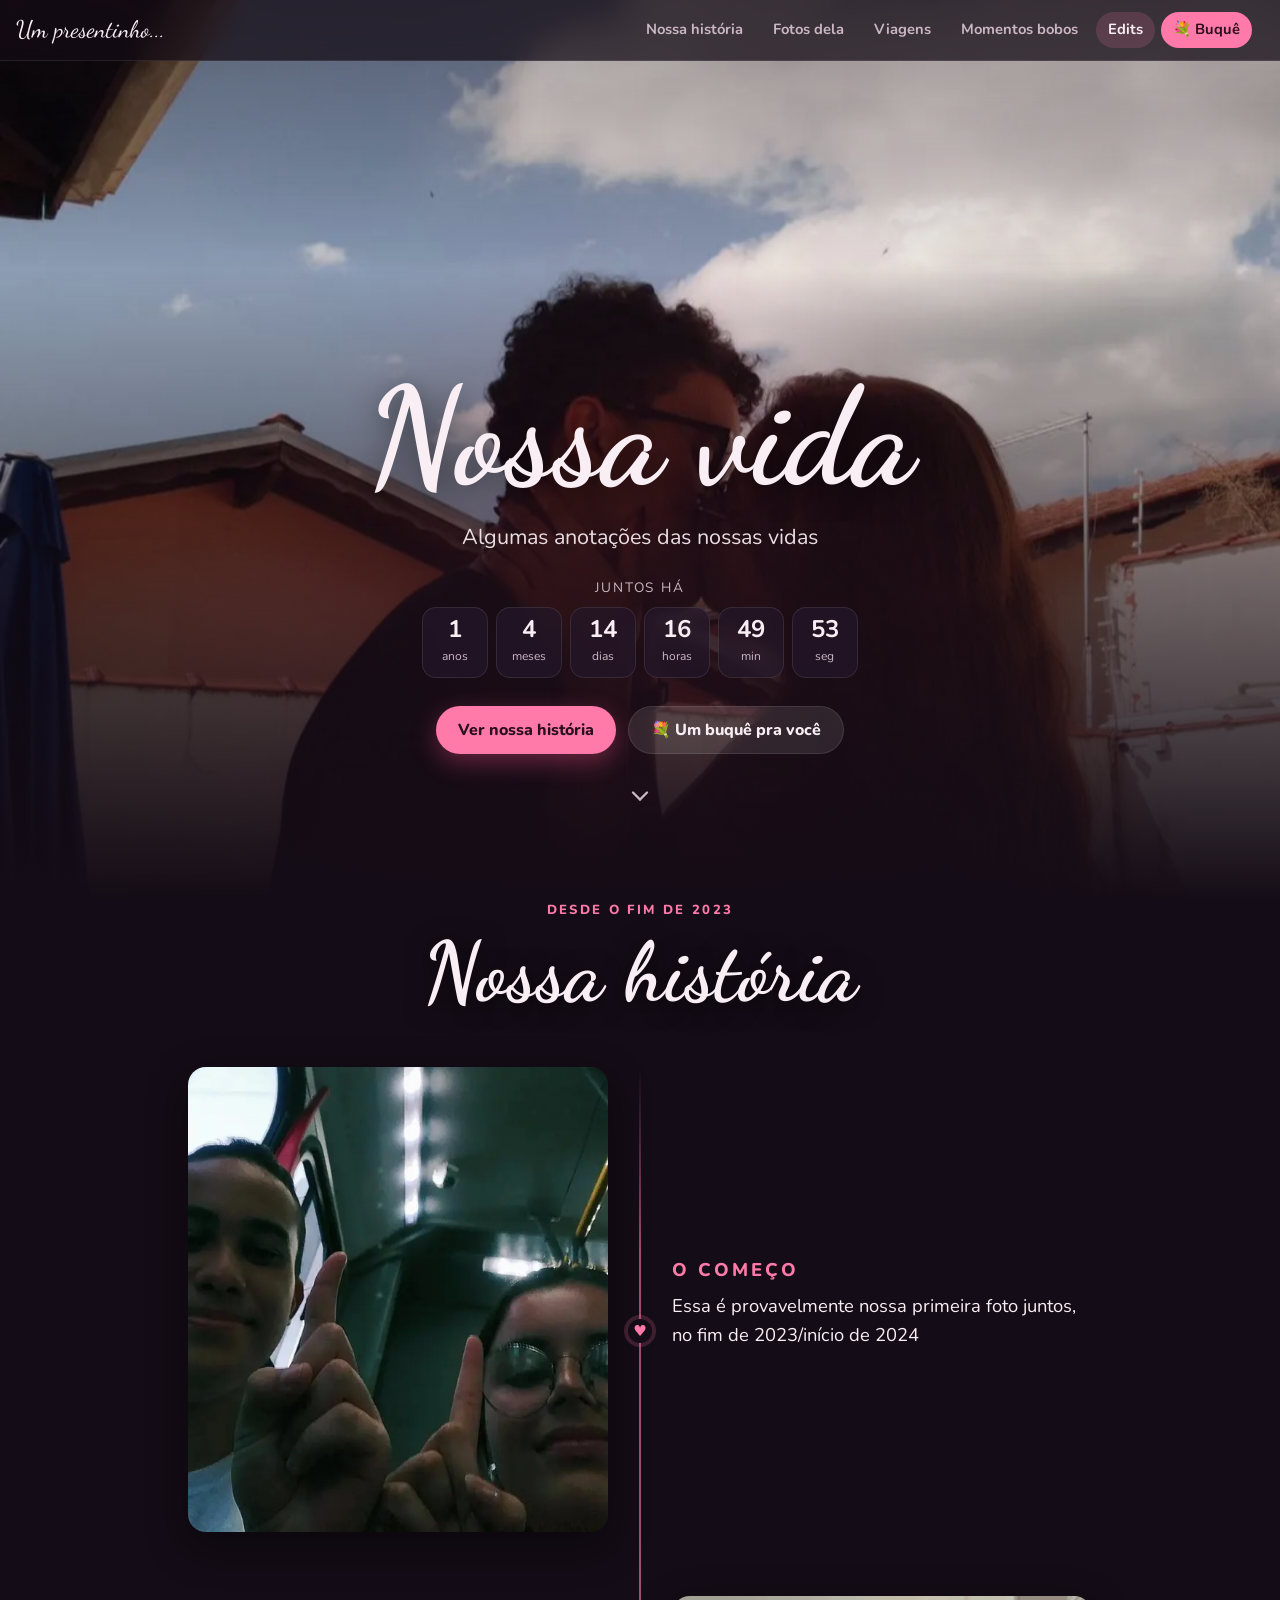
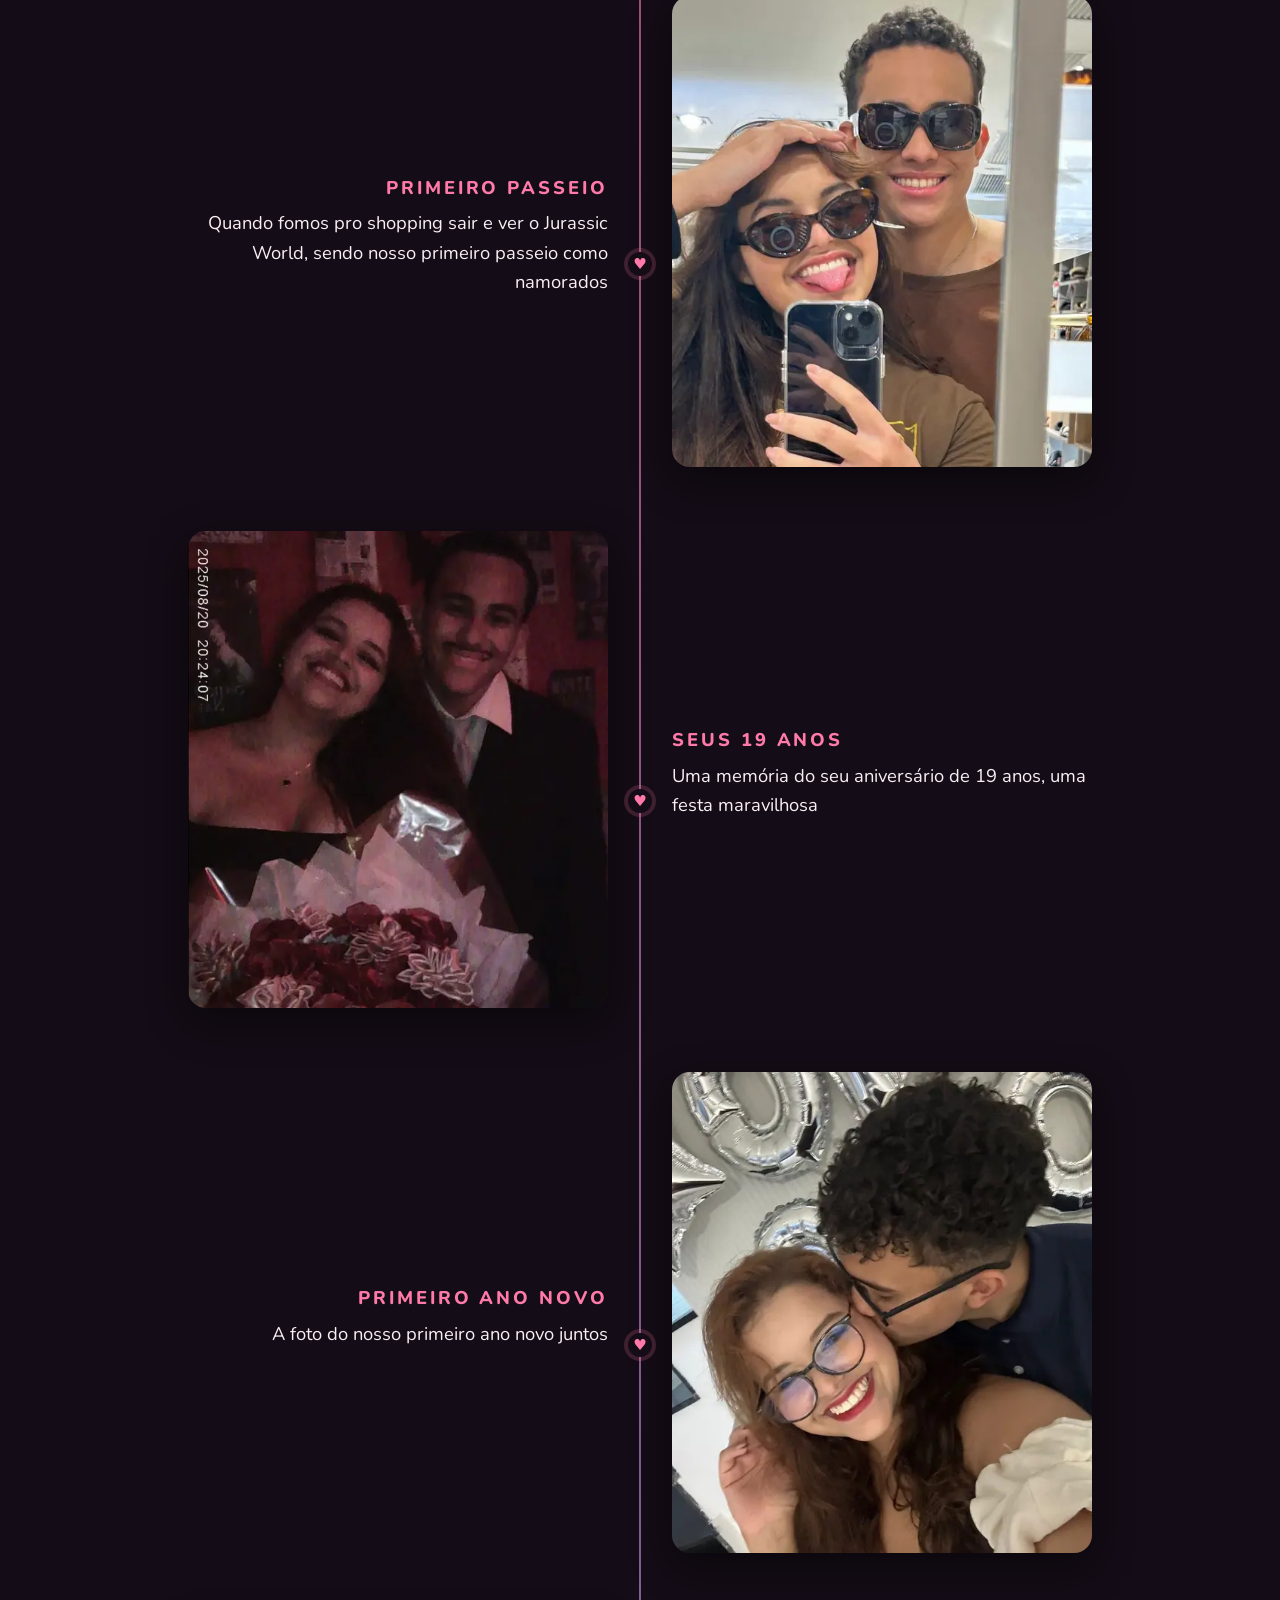
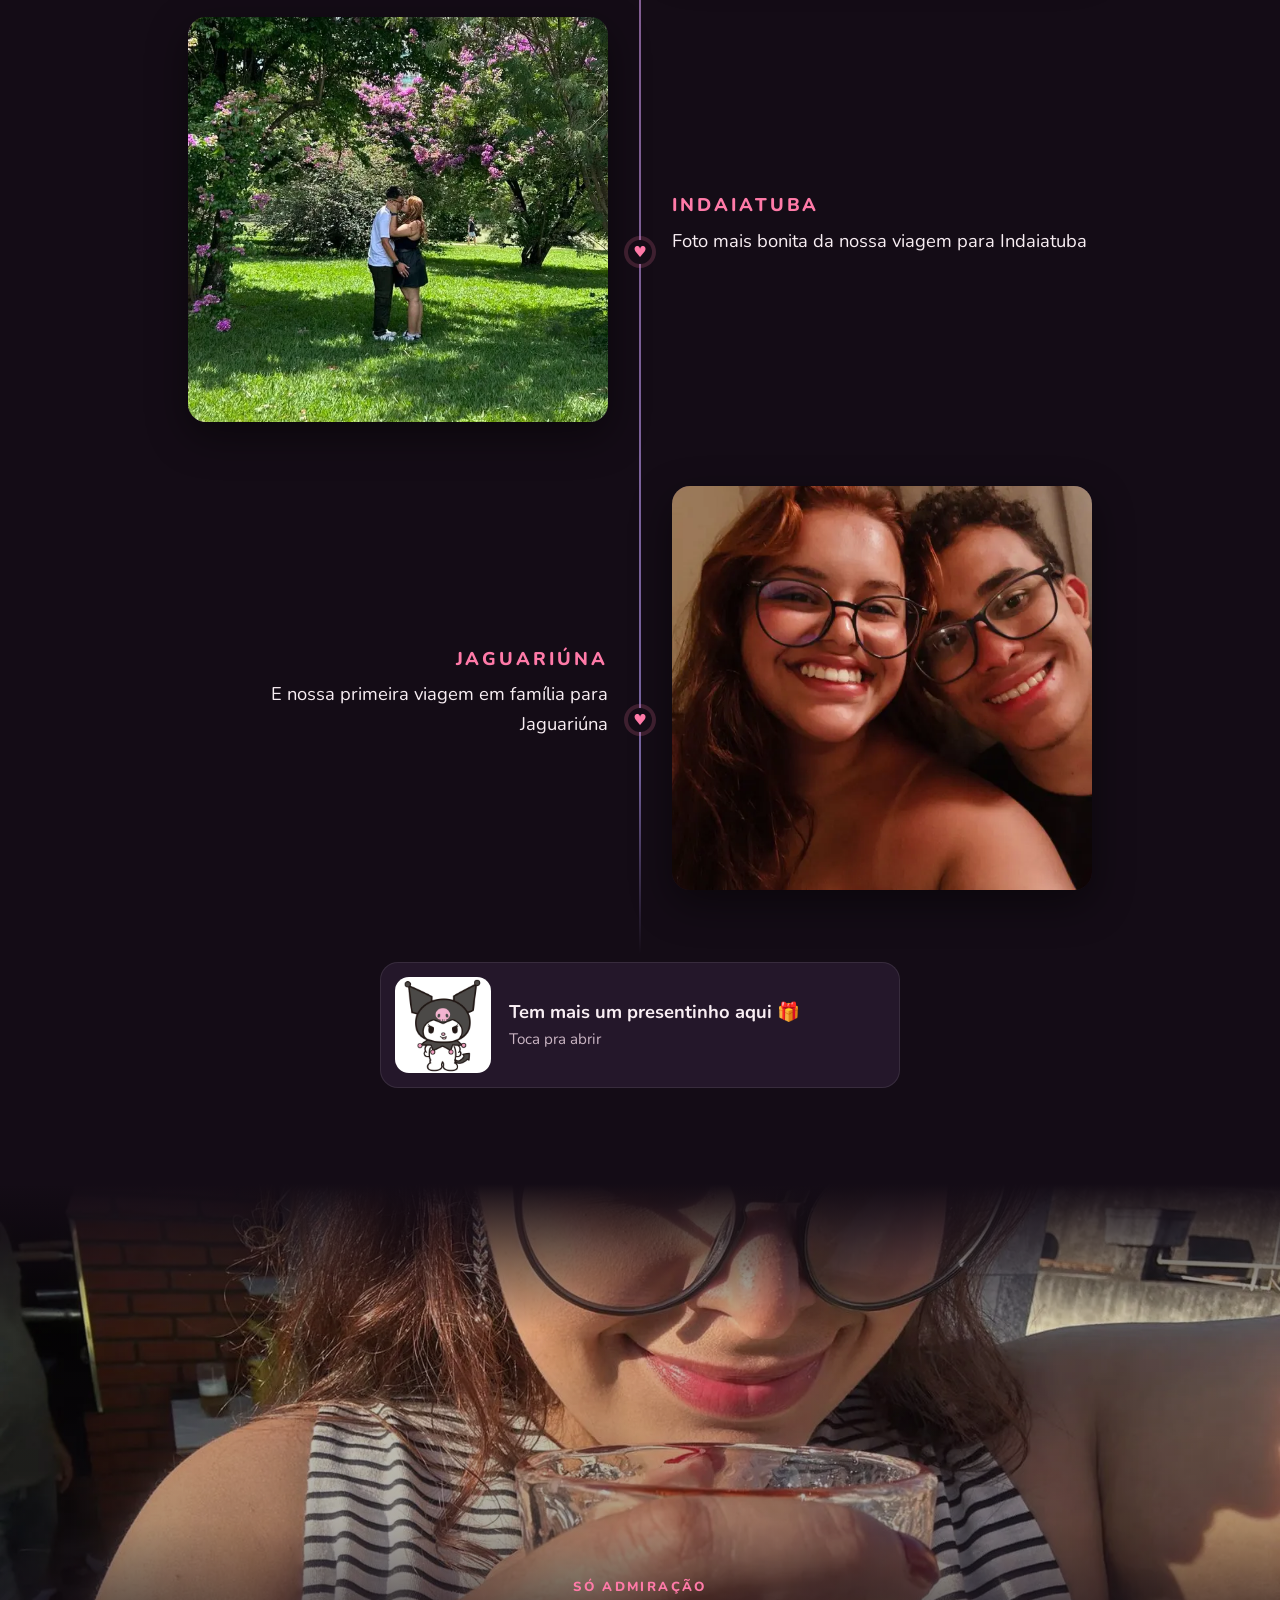
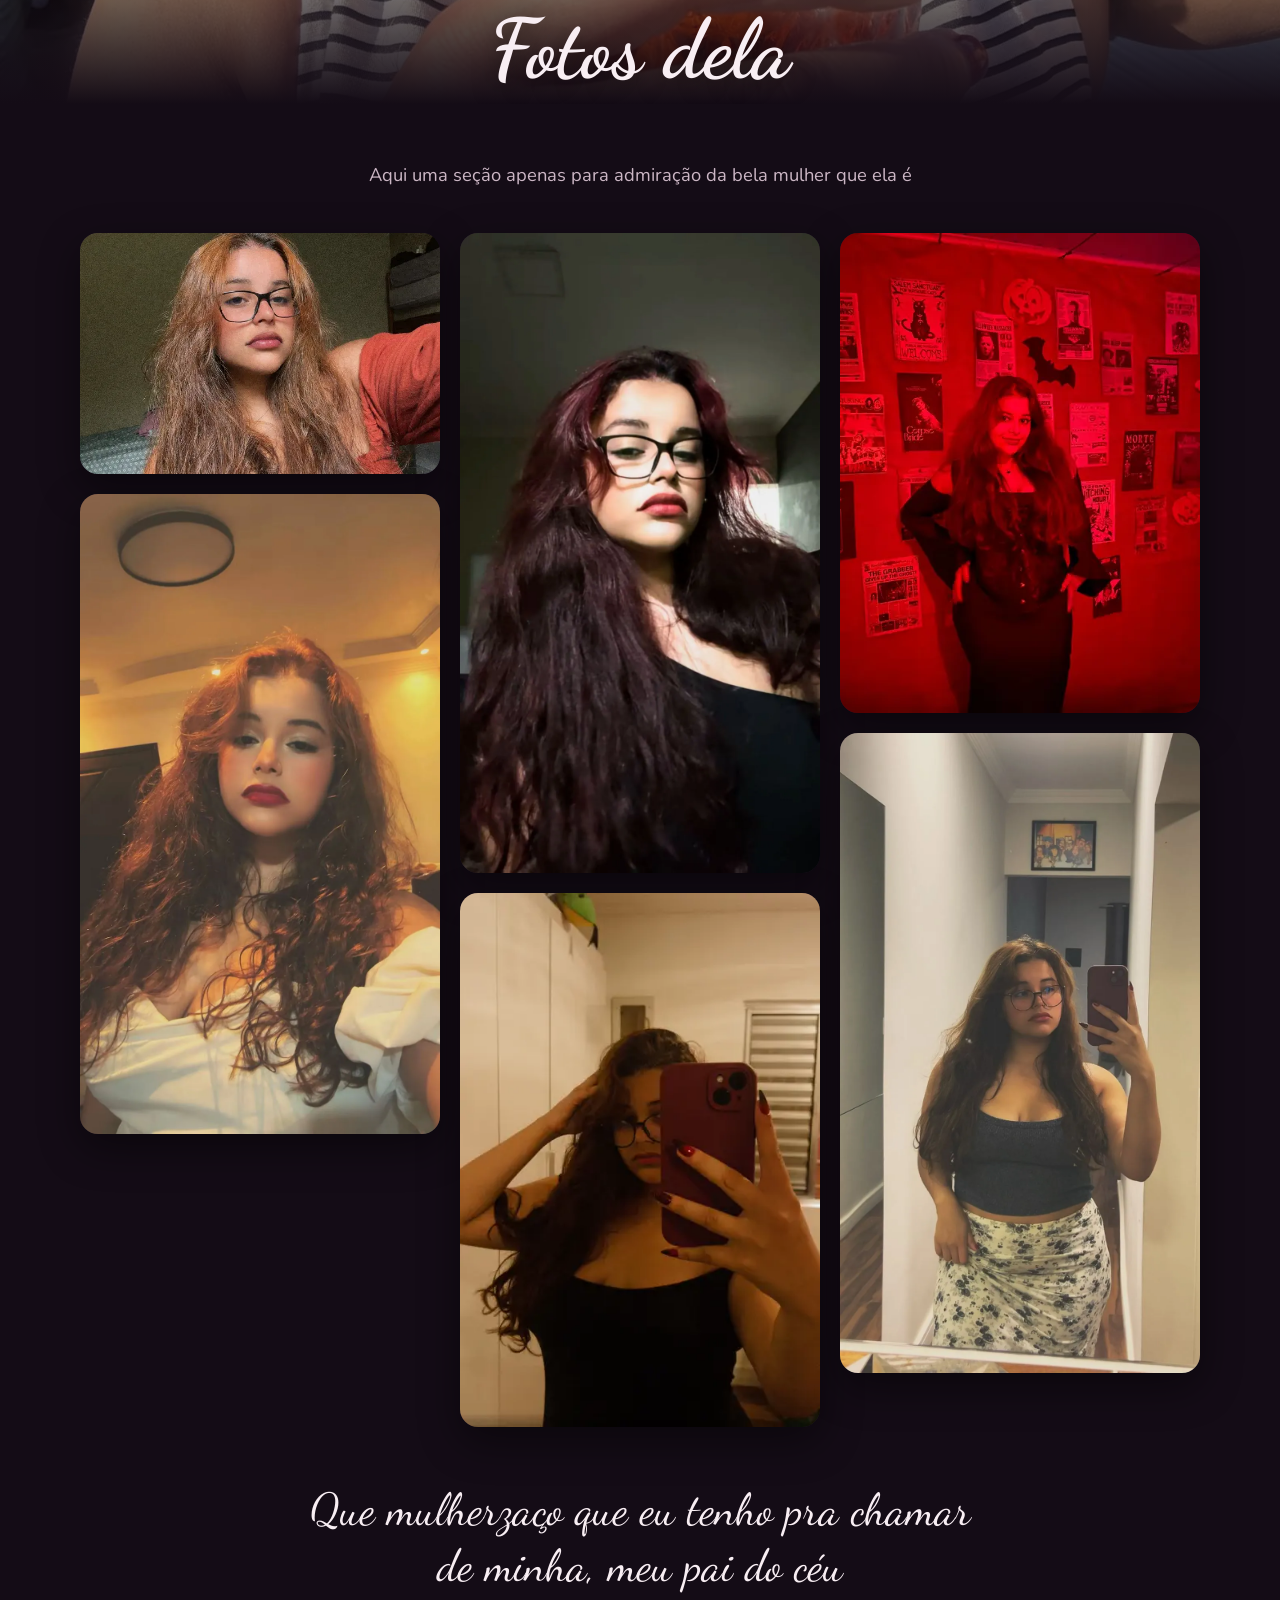
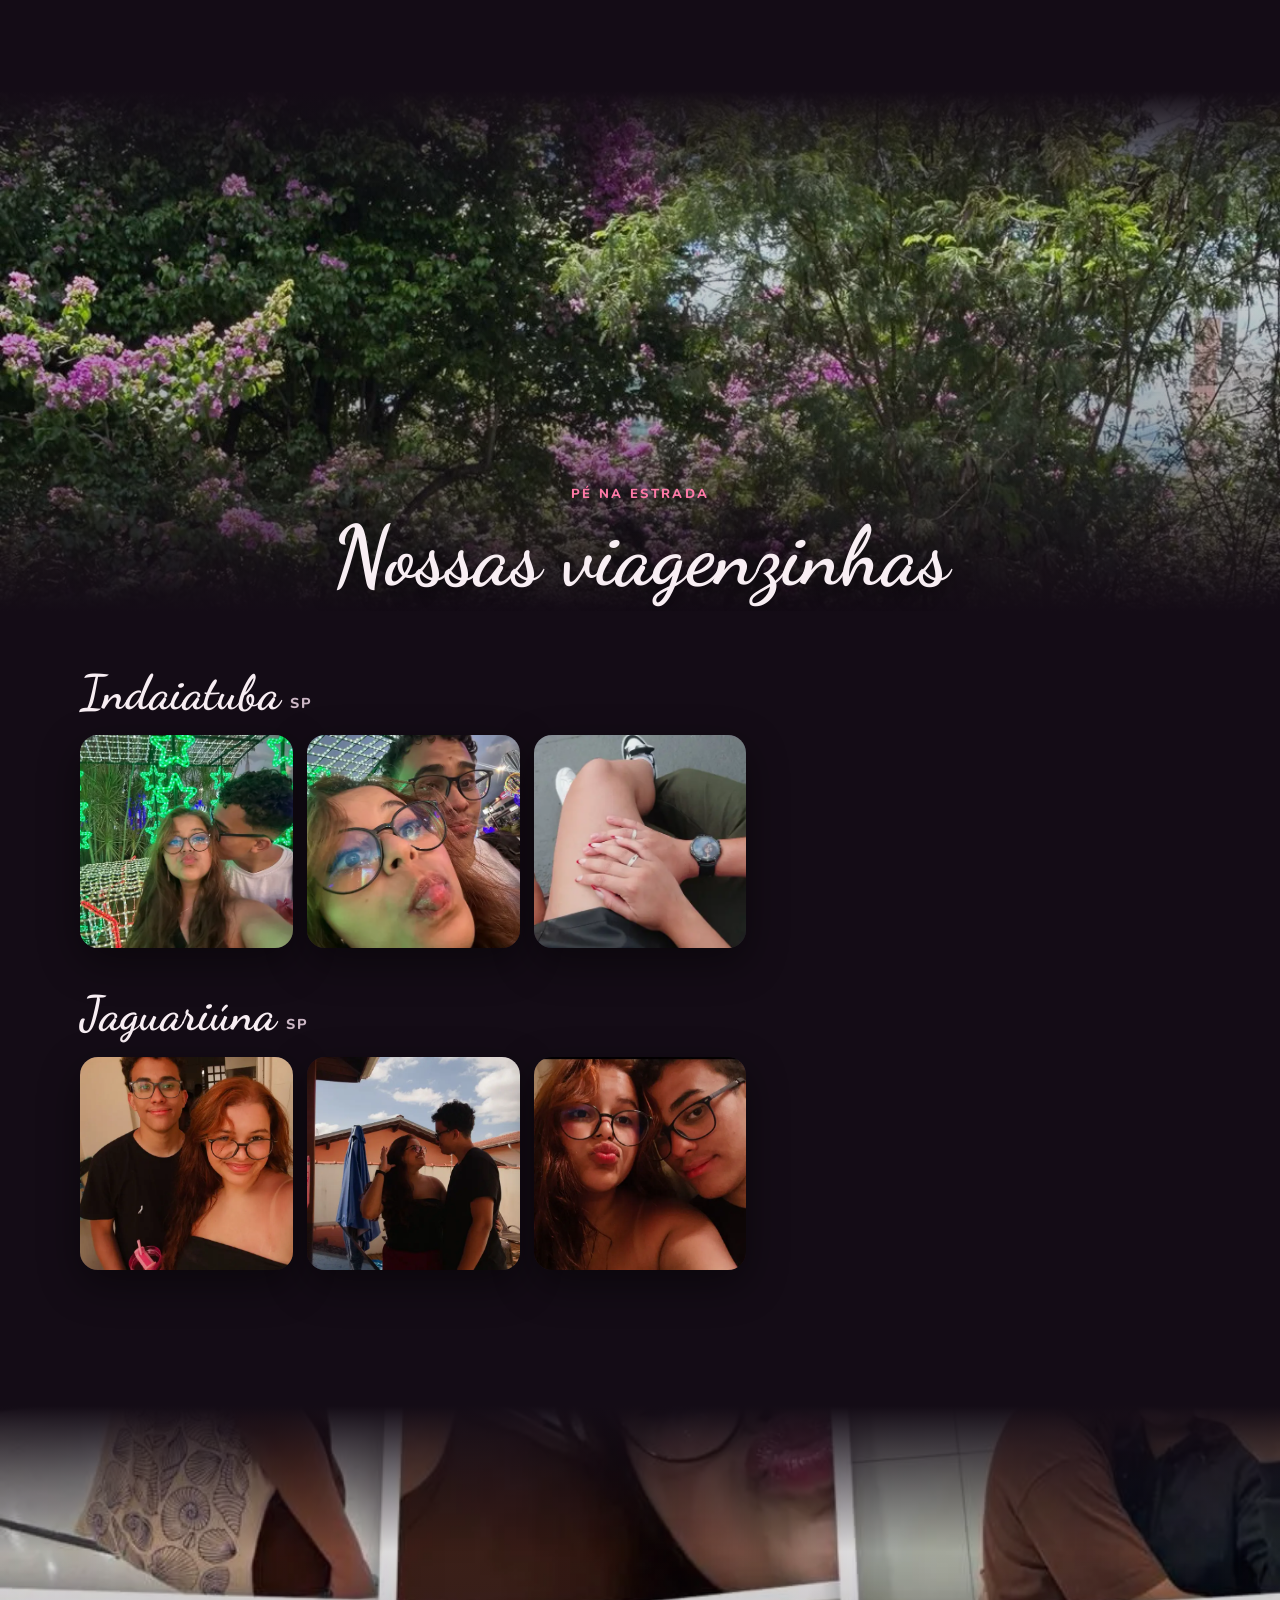
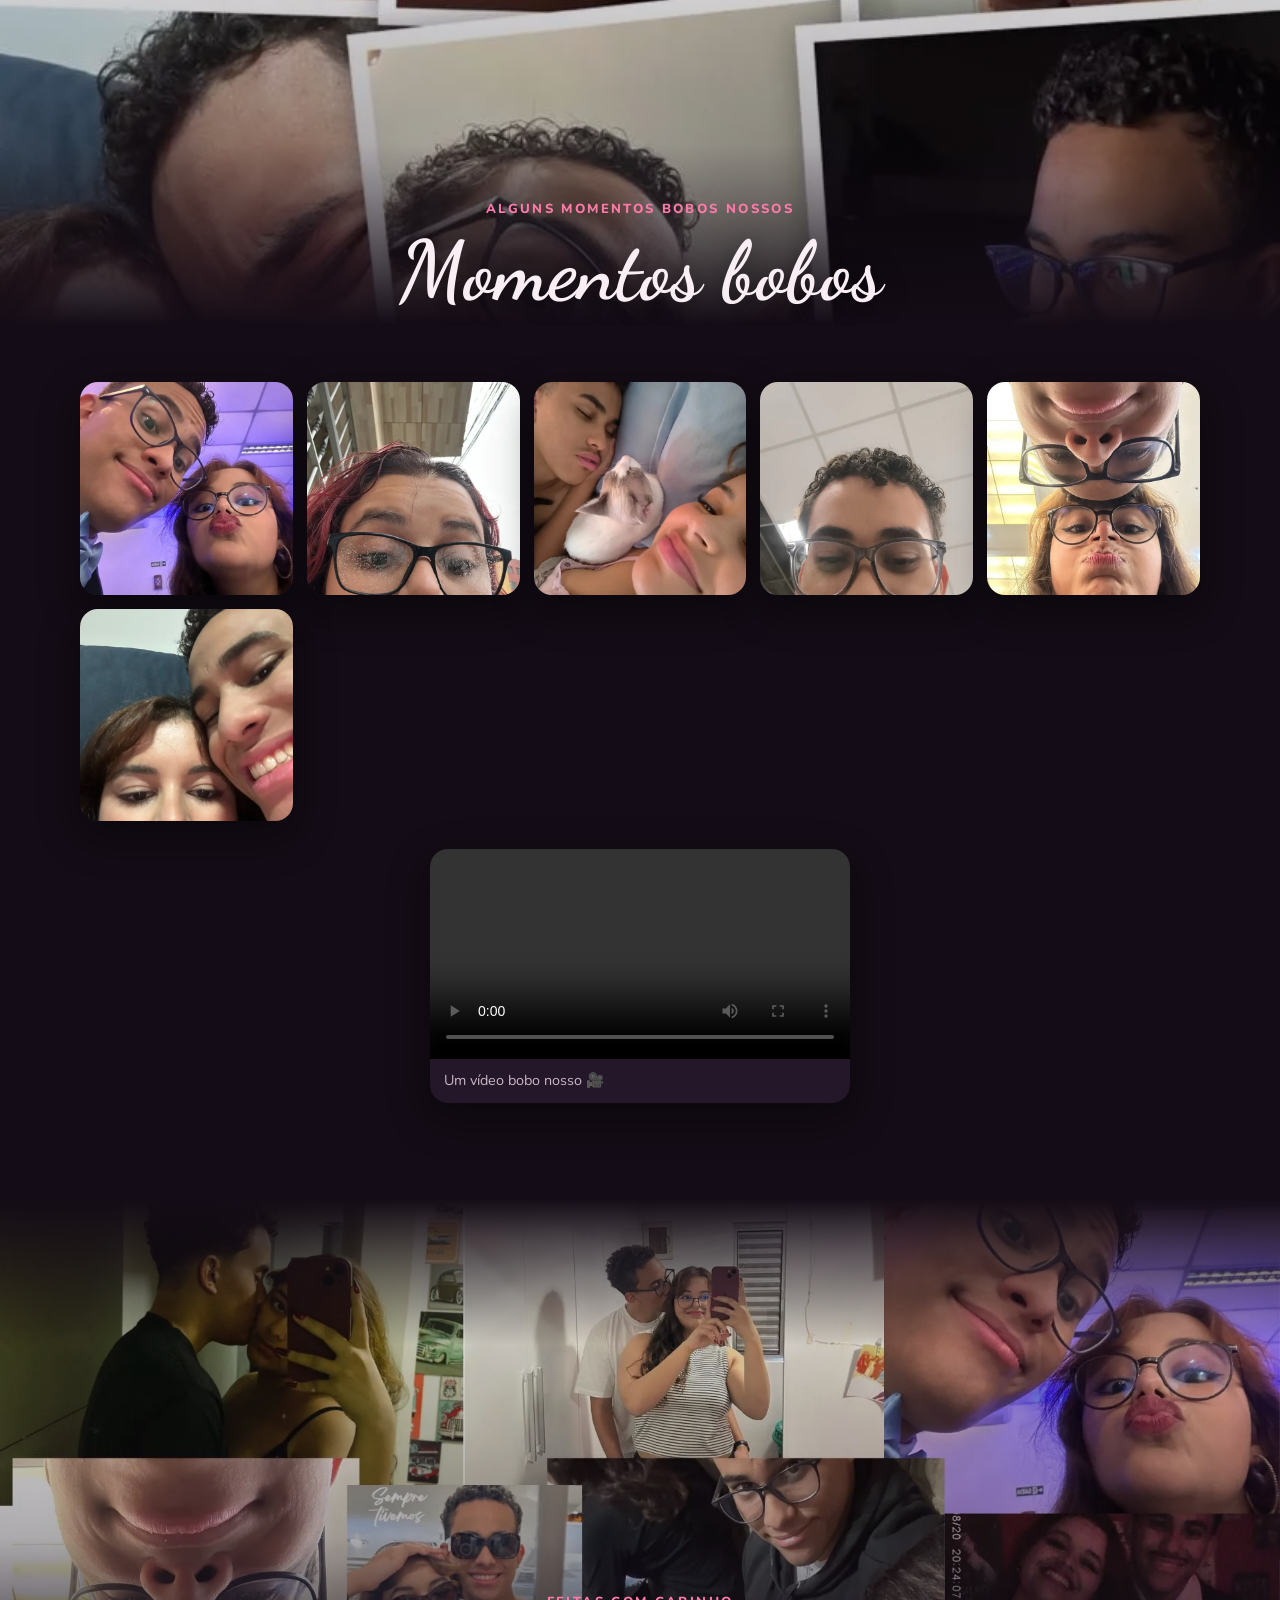
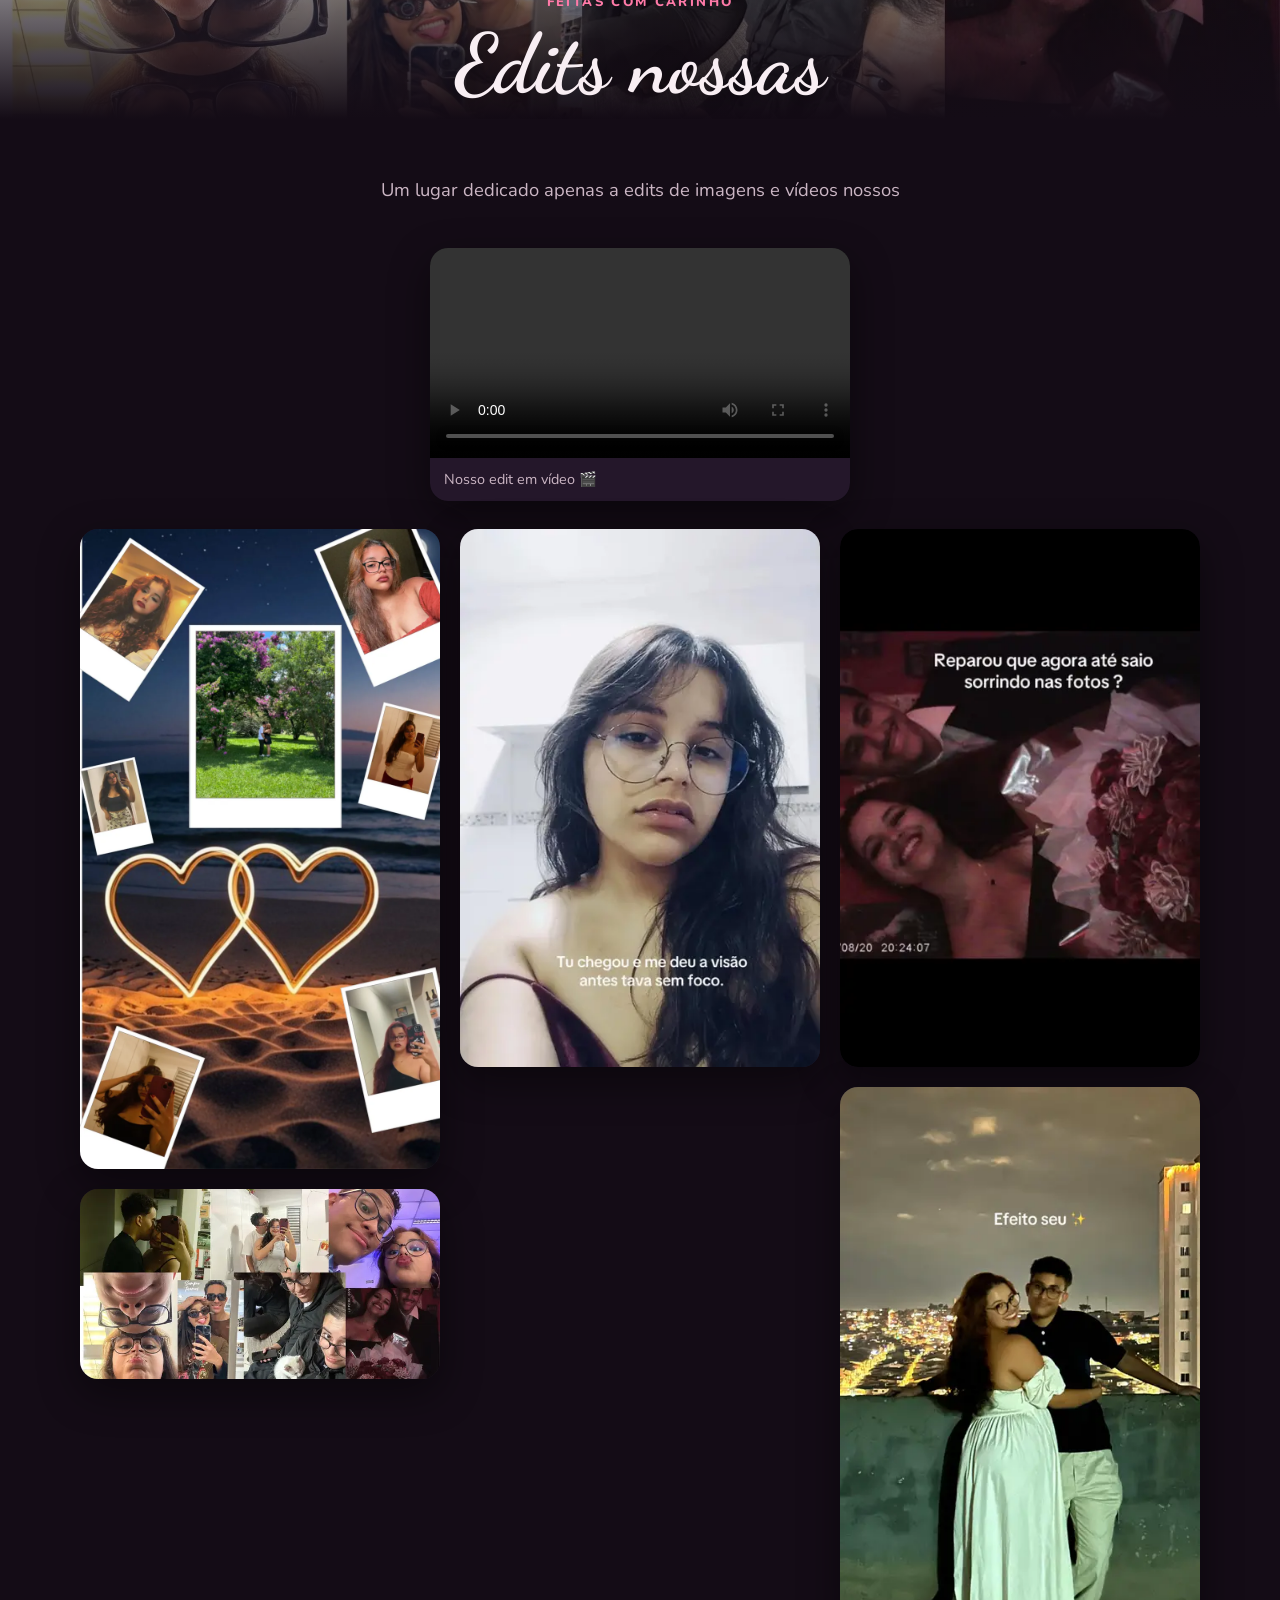
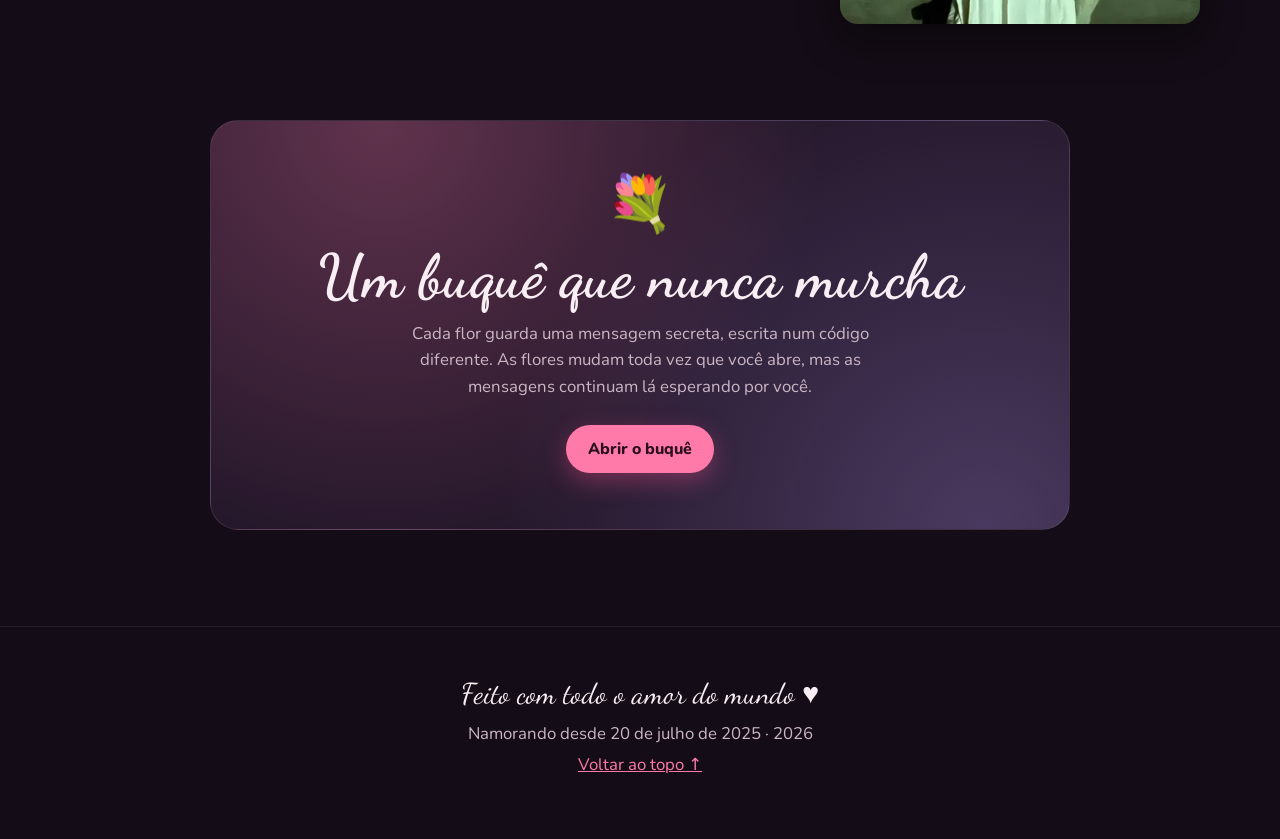
<file: index.html>
<!doctype html>
<html lang="pt-BR">
<head>
  <meta charset="utf-8">
  <meta name="viewport" content="width=device-width, initial-scale=1, viewport-fit=cover">
  <title>Nossa vida 💕</title>
  <meta name="description" content="Um presentinho: algumas anotações das nossas vidas.">
  <meta name="theme-color" content="#140c16">
  <meta name="robots" content="noindex">

  <meta property="og:type" content="website">
  <meta property="og:title" content="Nossa vida 💕">
  <meta property="og:description" content="Um presentinho: algumas anotações das nossas vidas.">
  <meta property="og:image" content="https://gustavoevil3228.github.io/site-do-nosso-amor/img/compartilhar.jpg">
  <meta property="og:image:width" content="1200">
  <meta property="og:image:height" content="630">
  <meta name="twitter:card" content="summary_large_image">

  <link rel="icon" href="icones/favicon.svg" type="image/svg+xml">
  <link rel="apple-touch-icon" href="icones/apple-touch-icon.png">
  <link rel="manifest" href="manifest.webmanifest">
  <meta name="apple-mobile-web-app-capable" content="yes">
  <meta name="apple-mobile-web-app-status-bar-style" content="black-translucent">
  <meta name="apple-mobile-web-app-title" content="Nossa vida">

  <link rel="preconnect" href="https://fonts.googleapis.com">
  <link rel="preconnect" href="https://fonts.gstatic.com" crossorigin>
  <link rel="stylesheet" href="https://fonts.googleapis.com/css2?family=Dancing+Script:wght@600;700&family=Nunito:wght@400;600;700;800&display=swap">
  <link rel="preload" as="image" href="img/capa-inicio.webp" imagesrcset="img/capa-inicio-p.webp 622w, img/capa-inicio.webp 1106w" imagesizes="100vw" fetchpriority="high">
  <link rel="stylesheet" href="css/estilo.css">

  <script src="config.js" defer></script>
  <script src="js/site.js" defer></script>
</head>
<body>
  <header class="topo">
    <a class="marca" href="#inicio">Um presentinho...</a>
    <nav class="menu" aria-label="Seções">
      <a href="#historia">Nossa história</a>
      <a href="#ela">Fotos dela</a>
      <a href="#viagens">Viagens</a>
      <a href="#bobos">Momentos bobos</a>
      <a href="#edits">Edits</a>
      <a class="destaque" href="buque.html">💐 Buquê</a>
    </nav>
  </header>

  <main>
    <!-- Capa -->
    <section class="hero" id="inicio">
      <img class="hero-foto" src="img/capa-inicio.webp" srcset="img/capa-inicio-p.webp 622w, img/capa-inicio.webp 1106w" sizes="100vw" width="1106" height="1600" alt="Nós dois nos beijando" fetchpriority="high">
      <div class="coracoes" aria-hidden="true"></div>
      <div class="hero-conteudo">
        <h1>Nossa vida</h1>
        <p class="subtitulo">Algumas anotações das nossas vidas</p>

        <div class="contador oculto" id="contador" aria-live="off">
          <span class="contador-rotulo">Juntos há</span>
          <div class="contador-bloco"><strong data-c="anos">0</strong><span>anos</span></div>
          <div class="contador-bloco"><strong data-c="meses">0</strong><span>meses</span></div>
          <div class="contador-bloco"><strong data-c="dias">0</strong><span>dias</span></div>
          <div class="contador-bloco"><strong data-c="horas">00</strong><span>horas</span></div>
          <div class="contador-bloco"><strong data-c="minutos">00</strong><span>min</span></div>
          <div class="contador-bloco"><strong data-c="segundos">00</strong><span>seg</span></div>
        </div>

        <div class="acoes">
          <a class="botao" href="#historia">Ver nossa história</a>
          <a class="botao secundario" href="buque.html">💐 Um buquê pra você</a>
        </div>
        <svg class="rolar" viewBox="0 0 24 24" fill="none" stroke="currentColor" stroke-width="2" stroke-linecap="round" aria-hidden="true"><path d="M6 9l6 6 6-6"/></svg>
      </div>
    </section>

    <!-- Nossa história -->
    <section class="secao" id="historia">
      <div class="conteudo">
        <div class="capa-texto revelar" style="margin-bottom:40px">
          <p class="sobretitulo">Desde o fim de 2023</p>
          <h2 class="titulo-secao">Nossa história</h2>
        </div>

        <ol class="linha-tempo" data-galeria="historia">
          <li class="momento revelar">
            <figure class="foto">
              <img src="img/historia-01-p.webp" srcset="img/historia-01-p.webp 577w, img/historia-01.webp 720w" sizes="(min-width: 820px) 420px, 90vw" width="720" height="798" alt="Nossa primeira foto juntos" loading="lazy" decoding="async" data-grande="img/historia-01.webp">
            </figure>
            <div class="momento-texto">
              <p class="momento-rotulo">O começo</p>
              <p>Essa é provavelmente nossa primeira foto juntos, no fim de 2023/início de 2024</p>
            </div>
          </li>
          <li class="momento revelar">
            <figure class="foto">
              <img src="img/historia-02-p.webp" srcset="img/historia-02-p.webp 571w, img/historia-02.webp 900w" sizes="(min-width: 820px) 420px, 90vw" width="900" height="1008" alt="No shopping, no dia do Jurassic World" loading="lazy" decoding="async" data-grande="img/historia-02.webp">
            </figure>
            <div class="momento-texto">
              <p class="momento-rotulo">Primeiro passeio</p>
              <p>Quando fomos pro shopping sair e ver o Jurassic World, sendo nosso primeiro passeio como namorados</p>
            </div>
          </li>
          <li class="momento revelar">
            <figure class="foto">
              <img src="img/historia-03-p.webp" srcset="img/historia-03-p.webp 564w, img/historia-03.webp 958w" sizes="(min-width: 820px) 420px, 90vw" width="958" height="1088" alt="No seu aniversário de 19 anos" loading="lazy" decoding="async" data-grande="img/historia-03.webp">
            </figure>
            <div class="momento-texto">
              <p class="momento-rotulo">Seus 19 anos</p>
              <p>Uma memória do seu aniversário de 19 anos, uma festa maravilhosa</p>
            </div>
          </li>
          <li class="momento revelar">
            <figure class="foto">
              <img src="img/historia-04-p.webp" srcset="img/historia-04-p.webp 558w, img/historia-04.webp 1200w" sizes="(min-width: 820px) 420px, 90vw" width="1200" height="1376" alt="Nosso primeiro ano novo juntos" loading="lazy" decoding="async" data-grande="img/historia-04.webp">
            </figure>
            <div class="momento-texto">
              <p class="momento-rotulo">Primeiro Ano Novo</p>
              <p>A foto do nosso primeiro ano novo juntos</p>
            </div>
          </li>
          <li class="momento revelar">
            <figure class="foto">
              <img src="img/historia-05-p.webp" srcset="img/historia-05-p.webp 640w, img/historia-05.webp 833w" sizes="(min-width: 820px) 420px, 90vw" width="833" height="803" alt="Nós dois num parque em Indaiatuba" loading="lazy" decoding="async" data-grande="img/historia-05.webp">
            </figure>
            <div class="momento-texto">
              <p class="momento-rotulo">Indaiatuba</p>
              <p>Foto mais bonita da nossa viagem para Indaiatuba</p>
            </div>
          </li>
          <li class="momento revelar">
            <figure class="foto">
              <img src="img/historia-06-p.webp" srcset="img/historia-06-p.webp 640w, img/historia-06.webp 885w" sizes="(min-width: 820px) 420px, 90vw" width="885" height="851" alt="Selfie na viagem para Jaguariúna" loading="lazy" decoding="async" data-grande="img/historia-06.webp">
            </figure>
            <div class="momento-texto">
              <p class="momento-rotulo">Jaguariúna</p>
              <p>E nossa primeira viagem em família para Jaguariúna</p>
            </div>
          </li>
        </ol>

        <a class="surpresa revelar" href="https://drive.google.com/file/d/1rqJ6FUvkNNtYU3w_7i6Ii1i7RnhSWCFs/view?usp=drive_link" target="_blank" rel="noopener">
          <img src="img/historia-07.webp" width="560" height="560" alt="" loading="lazy" decoding="async">
          <div>
            <strong>Tem mais um presentinho aqui 🎁</strong>
            <span>Toca pra abrir</span>
          </div>
        </a>
      </div>
    </section>

    <!-- Fotos dela -->
    <section class="secao" id="ela">
      <header class="capa">
        <img src="img/capa-fotos-dela.webp" srcset="img/capa-fotos-dela-p.webp 900w, img/capa-fotos-dela.webp 1600w" sizes="100vw" width="1600" height="1200" alt="" loading="lazy" decoding="async">
        <div class="capa-texto">
          <p class="sobretitulo">Só admiração</p>
          <h2>Fotos dela</h2>
        </div>
      </header>
      <div class="conteudo">
        <p class="texto-intro revelar">Aqui uma seção apenas para admiração da bela mulher que ela é</p>
        <div class="mural" data-galeria="ela">
          <figure class="foto revelar"><img src="img/ela-01-p.webp" srcset="img/ela-01-p.webp 640w, img/ela-01.webp 1536w" sizes="(min-width: 900px) 33vw, 50vw" width="1536" height="1024" alt="Foto dela" loading="lazy" decoding="async" data-grande="img/ela-01.webp"></figure>
          <figure class="foto revelar"><img src="img/ela-02-p.webp" srcset="img/ela-02-p.webp 360w, img/ela-02.webp 900w" sizes="(min-width: 900px) 33vw, 50vw" width="900" height="1600" alt="Foto dela" loading="lazy" decoding="async" data-grande="img/ela-02.webp"></figure>
          <figure class="foto revelar"><img src="img/ela-03-p.webp" srcset="img/ela-03-p.webp 360w, img/ela-03.webp 900w" sizes="(min-width: 900px) 33vw, 50vw" width="900" height="1600" alt="Foto dela" loading="lazy" decoding="async" data-grande="img/ela-03.webp"></figure>
          <figure class="foto revelar"><img src="img/ela-04-p.webp" srcset="img/ela-04-p.webp 432w, img/ela-04.webp 1080w" sizes="(min-width: 900px) 33vw, 50vw" width="1080" height="1600" alt="Foto dela" loading="lazy" decoding="async" data-grande="img/ela-04.webp"></figure>
          <figure class="foto revelar"><img src="img/ela-05-p.webp" srcset="img/ela-05-p.webp 480w, img/ela-05.webp 1200w" sizes="(min-width: 900px) 33vw, 50vw" width="1200" height="1600" alt="Foto dela" loading="lazy" decoding="async" data-grande="img/ela-05.webp"></figure>
          <figure class="foto revelar"><img src="img/ela-06-p.webp" srcset="img/ela-06-p.webp 360w, img/ela-06.webp 900w" sizes="(min-width: 900px) 33vw, 50vw" width="900" height="1600" alt="Foto dela" loading="lazy" decoding="async" data-grande="img/ela-06.webp"></figure>
        </div>
        <p class="frase revelar">Que mulherzaço que eu tenho pra chamar de minha, meu pai do céu</p>
      </div>
    </section>

    <!-- Viagens -->
    <section class="secao" id="viagens">
      <header class="capa">
        <img src="img/capa-nossas-viagens.webp" srcset="img/capa-nossas-viagens-p.webp 675w, img/capa-nossas-viagens.webp 1200w" sizes="100vw" width="1200" height="1600" alt="" loading="lazy" decoding="async">
        <div class="capa-texto">
          <p class="sobretitulo">Pé na estrada</p>
          <h2>Nossas viagenzinhas</h2>
        </div>
      </header>
      <div class="conteudo">
        <div class="lugar revelar">
          <h3>Indaiatuba <small>SP</small></h3>
          <div class="grade" data-galeria="indaiatuba">
            <figure class="foto"><img src="img/viagem-01-p.webp" srcset="img/viagem-01-p.webp 640w, img/viagem-01.webp 1596w" sizes="(min-width: 900px) 30vw, (min-width: 560px) 45vw, 92vw" width="1596" height="1200" alt="Em Indaiatuba" loading="lazy" decoding="async" data-grande="img/viagem-01.webp"></figure>
            <figure class="foto"><img src="img/viagem-02-p.webp" srcset="img/viagem-02-p.webp 640w, img/viagem-02.webp 1596w" sizes="(min-width: 900px) 30vw, (min-width: 560px) 45vw, 92vw" width="1596" height="1200" alt="Em Indaiatuba" loading="lazy" decoding="async" data-grande="img/viagem-02.webp"></figure>
            <figure class="foto"><img src="img/viagem-03-p.webp" srcset="img/viagem-03-p.webp 640w, img/viagem-03.webp 1122w" sizes="(min-width: 900px) 30vw, (min-width: 560px) 45vw, 92vw" width="1122" height="844" alt="Em Indaiatuba" loading="lazy" decoding="async" data-grande="img/viagem-03.webp"></figure>
          </div>
        </div>
        <div class="lugar revelar">
          <h3>Jaguariúna <small>SP</small></h3>
          <div class="grade" data-galeria="jaguariuna">
            <figure class="foto"><img src="img/viagem-04-p.webp" srcset="img/viagem-04-p.webp 640w, img/viagem-04.webp 833w" sizes="(min-width: 900px) 30vw, (min-width: 560px) 45vw, 92vw" width="833" height="833" alt="Em Jaguariúna" loading="lazy" decoding="async" data-grande="img/viagem-04.webp"></figure>
            <figure class="foto"><img src="img/viagem-05-p.webp" srcset="img/viagem-05-p.webp 640w, img/viagem-05.webp 1116w" sizes="(min-width: 900px) 30vw, (min-width: 560px) 45vw, 92vw" width="1116" height="1116" alt="Em Jaguariúna" loading="lazy" decoding="async" data-grande="img/viagem-05.webp"></figure>
            <figure class="foto"><img src="img/viagem-06-p.webp" srcset="img/viagem-06-p.webp 640w, img/viagem-06.webp 813w" sizes="(min-width: 900px) 30vw, (min-width: 560px) 45vw, 92vw" width="813" height="813" alt="Em Jaguariúna" loading="lazy" decoding="async" data-grande="img/viagem-06.webp"></figure>
          </div>
        </div>
      </div>
    </section>

    <!-- Momentos bobos -->
    <section class="secao" id="bobos">
      <header class="capa">
        <img src="img/capa-momentos-bobos.webp" srcset="img/capa-momentos-bobos-p.webp 600w, img/capa-momentos-bobos.webp 853w" sizes="100vw" width="853" height="1280" alt="" loading="lazy" decoding="async">
        <div class="capa-texto">
          <p class="sobretitulo">Alguns momentos bobos nossos</p>
          <h2>Momentos bobos</h2>
        </div>
      </header>
      <div class="conteudo">
        <div class="grade" data-galeria="bobos">
          <figure class="foto revelar"><img src="img/bobos-01-p.webp" srcset="img/bobos-01-p.webp 640w, img/bobos-01.webp 960w" sizes="(min-width: 900px) 30vw, (min-width: 560px) 45vw, 92vw" width="960" height="960" alt="Momento bobo" loading="lazy" decoding="async" data-grande="img/bobos-01.webp"></figure>
          <figure class="foto revelar"><img src="img/bobos-02-p.webp" srcset="img/bobos-02-p.webp 640w, img/bobos-02.webp 900w" sizes="(min-width: 900px) 30vw, (min-width: 560px) 45vw, 92vw" width="900" height="900" alt="Momento bobo" loading="lazy" decoding="async" data-grande="img/bobos-02.webp"></figure>
          <figure class="foto revelar"><img src="img/bobos-03-p.webp" srcset="img/bobos-03-p.webp 640w, img/bobos-03.webp 1200w" sizes="(min-width: 900px) 30vw, (min-width: 560px) 45vw, 92vw" width="1200" height="1200" alt="Momento bobo" loading="lazy" decoding="async" data-grande="img/bobos-03.webp"></figure>
          <figure class="foto revelar"><img src="img/bobos-04-p.webp" srcset="img/bobos-04-p.webp 640w, img/bobos-04.webp 899w" sizes="(min-width: 900px) 30vw, (min-width: 560px) 45vw, 92vw" width="899" height="899" alt="Momento bobo" loading="lazy" decoding="async" data-grande="img/bobos-04.webp"></figure>
          <figure class="foto revelar"><img src="img/bobos-05-p.webp" srcset="img/bobos-05-p.webp 640w, img/bobos-05.webp 1200w" sizes="(min-width: 900px) 30vw, (min-width: 560px) 45vw, 92vw" width="1200" height="1200" alt="Momento bobo" loading="lazy" decoding="async" data-grande="img/bobos-05.webp"></figure>
          <figure class="foto revelar"><img src="img/bobos-06-p.webp" srcset="img/bobos-06-p.webp 640w, img/bobos-06.webp 1200w" sizes="(min-width: 900px) 30vw, (min-width: 560px) 45vw, 92vw" width="1200" height="1200" alt="Momento bobo" loading="lazy" decoding="async" data-grande="img/bobos-06.webp"></figure>
        </div>
        <figure class="video revelar" style="max-width:420px;margin:28px auto 0">
          <video controls playsinline preload="metadata" src="video/momento-bobo.mp4#t=0.1"></video>
          <figcaption>Um vídeo bobo nosso 🎥</figcaption>
        </figure>
      </div>
    </section>

    <!-- Edits -->
    <section class="secao" id="edits">
      <header class="capa">
        <img src="img/capa-edits-nossas.webp" srcset="img/capa-edits-nossas-p.webp 900w, img/capa-edits-nossas.webp 1920w" sizes="100vw" width="1920" height="1080" alt="" loading="lazy" decoding="async">
        <div class="capa-texto">
          <p class="sobretitulo">Feitas com carinho</p>
          <h2>Edits nossas</h2>
        </div>
      </header>
      <div class="conteudo">
        <p class="texto-intro revelar">Um lugar dedicado apenas a edits de imagens e vídeos nossos</p>
        <figure class="video revelar" style="max-width:420px;margin:0 auto 28px">
          <video controls playsinline preload="metadata" src="video/edit-nosso.mp4#t=0.1"></video>
          <figcaption>Nosso edit em vídeo 🎬</figcaption>
        </figure>
        <div class="mural" data-galeria="edits">
          <figure class="foto revelar"><img src="img/edit-01-p.webp" srcset="img/edit-01-p.webp 360w, img/edit-01.webp 900w" sizes="(min-width: 900px) 33vw, 50vw" width="900" height="1600" alt="Edit com nossas fotos e corações" loading="lazy" decoding="async" data-grande="img/edit-01.webp"></figure>
          <figure class="foto revelar"><img src="img/edit-02-p.webp" srcset="img/edit-02-p.webp 640w, img/edit-02.webp 1600w" sizes="(min-width: 900px) 33vw, 50vw" width="1600" height="844" alt="Colagem com nossas fotos" loading="lazy" decoding="async" data-grande="img/edit-02.webp"></figure>
          <figure class="foto revelar"><img src="img/edit-03-p.webp" srcset="img/edit-03-p.webp 428w, img/edit-03.webp 530w" sizes="(min-width: 900px) 33vw, 50vw" width="530" height="792" alt="Edit nosso" loading="lazy" decoding="async" data-grande="img/edit-03.webp"></figure>
          <figure class="foto revelar"><img src="img/edit-04-p.webp" srcset="img/edit-04-p.webp 428w, img/edit-04.webp 463w" sizes="(min-width: 900px) 33vw, 50vw" width="463" height="692" alt="Edit nosso" loading="lazy" decoding="async" data-grande="img/edit-04.webp"></figure>
          <figure class="foto revelar"><img src="img/edit-05-p.webp" srcset="img/edit-05-p.webp 429w, img/edit-05.webp 501w" sizes="(min-width: 900px) 33vw, 50vw" width="501" height="748" alt="Edit nosso" loading="lazy" decoding="async" data-grande="img/edit-05.webp"></figure>
        </div>
      </div>
    </section>

    <!-- Buquê -->
    <section class="chamada-buque revelar" id="buque">
      <span class="icone-flor" aria-hidden="true">💐</span>
      <h2>Um buquê que nunca murcha</h2>
      <p>Cada flor guarda uma mensagem secreta, escrita num código diferente. As flores mudam toda vez que você abre, mas as mensagens continuam lá esperando por você.</p>
      <a class="botao" href="buque.html">Abrir o buquê</a>
    </section>
  </main>

  <footer class="rodape">
    <p class="assinatura">Feito com todo o amor do mundo ♥</p>
    <p>Namorando desde 20 de julho de 2025 · <span id="ano"></span></p>
    <p><a href="#inicio">Voltar ao topo ↑</a></p>
  </footer>

  <!-- Visualizador de fotos em tela cheia -->
  <dialog class="visualizador" id="visualizador" aria-label="Foto em tela cheia">
    <div class="visualizador-topo">
      <span id="visualizador-contagem"></span>
      <button class="botao-icone" type="button" data-fechar aria-label="Fechar">✕</button>
    </div>
    <figure>
      <img alt="">
      <figcaption></figcaption>
    </figure>
    <button class="botao-icone anterior" type="button" aria-label="Foto anterior">‹</button>
    <button class="botao-icone proxima" type="button" aria-label="Próxima foto">›</button>
  </dialog>
</body>
</html>
</file>
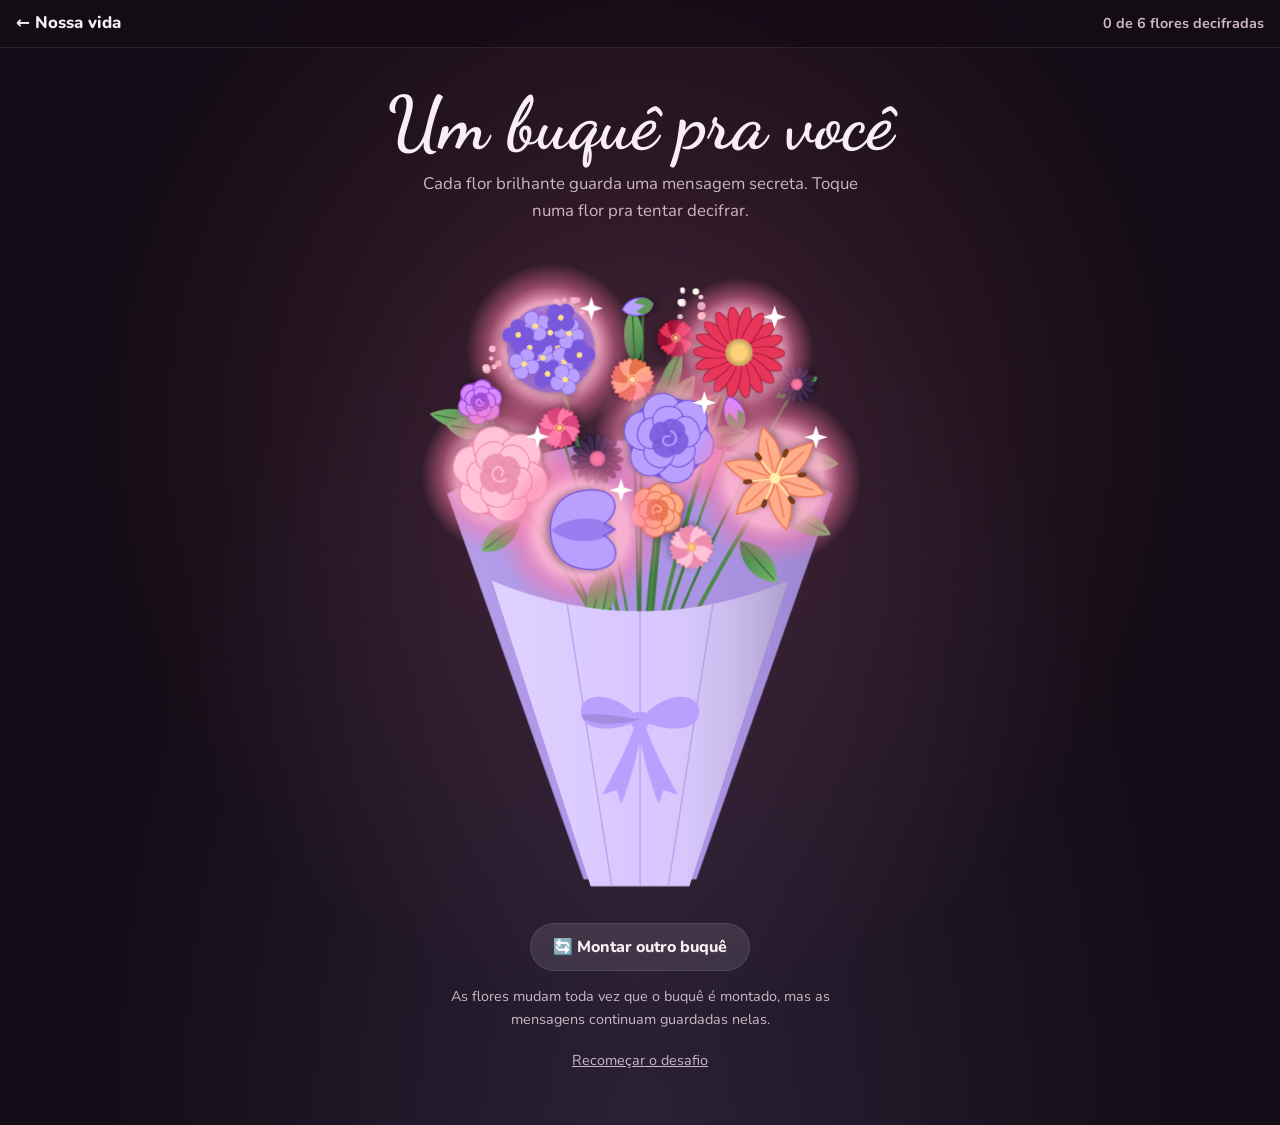
<file: buque.html>
<!doctype html>
<html lang="pt-BR">
<head>
  <meta charset="utf-8">
  <meta name="viewport" content="width=device-width, initial-scale=1, viewport-fit=cover">
  <title>Um buquê pra você 💐</title>
  <meta name="description" content="Um buquê que nunca murcha, com uma mensagem secreta em cada flor.">
  <meta name="theme-color" content="#140c16">
  <meta name="robots" content="noindex">

  <meta property="og:type" content="website">
  <meta property="og:title" content="Um buquê pra você 💐">
  <meta property="og:description" content="Cada flor guarda uma mensagem secreta. Toque nelas e descubra.">
  <meta property="og:image" content="https://gustavoevil3228.github.io/site-do-nosso-amor/img/compartilhar.jpg">
  <meta name="twitter:card" content="summary_large_image">

  <link rel="icon" href="icones/favicon.svg" type="image/svg+xml">
  <link rel="apple-touch-icon" href="icones/apple-touch-icon.png">
  <link rel="manifest" href="manifest.webmanifest">

  <link rel="preconnect" href="https://fonts.googleapis.com">
  <link rel="preconnect" href="https://fonts.gstatic.com" crossorigin>
  <link rel="stylesheet" href="https://fonts.googleapis.com/css2?family=Dancing+Script:wght@600;700&family=Nunito:wght@400;600;700;800&display=swap">
  <link rel="stylesheet" href="css/estilo.css">
  <link rel="stylesheet" href="css/buque.css">

  <script src="config.js" defer></script>
  <script src="js/buque.js" defer></script>
</head>
<body class="pagina-buque">
  <header class="topo topo-buque">
    <a class="voltar" href="./">← Nossa vida</a>
    <span class="progresso" id="progresso" aria-live="polite"></span>
  </header>

  <main class="palco-buque">
    <h1 class="titulo-buque">Um buquê pra você</h1>
    <p class="sub-buque">Cada flor brilhante guarda uma mensagem secreta. Toque numa flor pra tentar decifrar.</p>

    <div class="vaso">
      <svg id="buque" viewBox="0 16 400 564" role="group" aria-label="Buquê de flores"></svg>
    </div>

    <div class="aviso-final oculto" id="aviso-final">
      <p>Você decifrou todas as flores 💛</p>
      <button class="botao" type="button" id="ver-final">Ler a mensagem final</button>
    </div>

    <div class="acoes">
      <button class="botao secundario" type="button" id="novo-buque">🔄 Montar outro buquê</button>
    </div>
    <p class="nota-buque">As flores mudam toda vez que o buquê é montado, mas as mensagens continuam guardadas nelas.</p>
    <p class="nota-buque"><button class="link" type="button" id="recomecar">Recomeçar o desafio</button></p>
  </main>

  <!-- Bilhete de cada flor -->
  <dialog class="bilhete" id="bilhete" aria-labelledby="bilhete-titulo">
    <button class="botao-icone fechar-bilhete" type="button" data-fechar aria-label="Fechar">✕</button>
    <p class="bilhete-nivel" id="bilhete-nivel"></p>
    <h2 class="bilhete-titulo" id="bilhete-titulo"></h2>
    <div id="bilhete-corpo"></div>
  </dialog>

  <!-- Mensagem final -->
  <dialog class="bilhete final" id="final" aria-labelledby="final-titulo">
    <p class="bilhete-nivel">Todas as flores decifradas</p>
    <h2 class="bilhete-titulo" id="final-titulo">Pra você 💐</h2>
    <p class="mensagem-revelada" id="final-texto"></p>
    <div class="acoes"><button class="botao" type="button" data-fechar>Voltar pro buquê</button></div>
  </dialog>

  <div class="petalas" id="petalas" aria-hidden="true"></div>
</body>
</html>
</file>
<file: css/estilo.css>
/* ===== Base ===== */
:root {
  --fundo: #140c16;
  --fundo-2: #1c1120;
  --cartao: #24172a;
  --texto: #f8eef3;
  --texto-suave: #cbb6c4;
  --rosa: #ff7aa8;
  --rosa-forte: #ff4f8b;
  --lilas: #b9a0ff;
  --dourado: #ffd27a;
  --borda: rgba(255, 255, 255, 0.09);
  --raio: 18px;
  --sombra: 0 14px 40px rgba(0, 0, 0, 0.45);
  --fonte: "Nunito", system-ui, -apple-system, "Segoe UI", sans-serif;
  --fonte-script: "Dancing Script", "Brush Script MT", cursive;
  --largura: 1120px;
  color-scheme: dark;
}

*,
*::before,
*::after {
  box-sizing: border-box;
}

html {
  scroll-behavior: smooth;
  scroll-padding-top: 72px;
  -webkit-text-size-adjust: 100%;
}

html:has(dialog[open]) {
  overflow: hidden;
}

body {
  margin: 0;
  background: var(--fundo);
  color: var(--texto);
  font-family: var(--fonte);
  font-size: 1.05rem;
  line-height: 1.6;
  overflow-x: hidden;
}

img,
video {
  display: block;
  max-width: 100%;
  height: auto;
}

a {
  color: var(--rosa);
}

h1,
h2,
h3 {
  margin: 0;
  line-height: 1.1;
  font-weight: 700;
}

.oculto {
  display: none !important;
}

.so-leitor {
  position: absolute;
  width: 1px;
  height: 1px;
  overflow: hidden;
  clip: rect(0 0 0 0);
  white-space: nowrap;
}

:focus-visible {
  outline: 3px solid var(--rosa);
  outline-offset: 3px;
  border-radius: 6px;
}

/* ===== Topo ===== */
.topo {
  position: fixed;
  inset: 0 0 auto 0;
  z-index: 50;
  display: flex;
  align-items: center;
  gap: 12px;
  padding: 10px 16px;
  background: rgba(20, 12, 22, 0.72);
  backdrop-filter: blur(14px);
  -webkit-backdrop-filter: blur(14px);
  border-bottom: 1px solid var(--borda);
}

.marca {
  flex: none;
  font-family: var(--fonte-script);
  font-size: 1.5rem;
  color: var(--texto);
  text-decoration: none;
}

.menu {
  display: flex;
  gap: 6px;
  margin-left: auto;
  overflow-x: auto;
  scrollbar-width: none;
  mask-image: linear-gradient(90deg, transparent 0, #000 12px, #000 calc(100% - 12px), transparent 100%);
  padding: 2px 12px;
}

.menu::-webkit-scrollbar {
  display: none;
}

.menu a {
  flex: none;
  padding: 6px 12px;
  border-radius: 999px;
  color: var(--texto-suave);
  font-size: 0.92rem;
  font-weight: 700;
  text-decoration: none;
  transition: background 0.2s, color 0.2s;
}

.menu a:hover,
.menu a.ativo {
  background: rgba(255, 122, 168, 0.16);
  color: var(--texto);
}

.menu a.destaque {
  background: var(--rosa);
  color: #2a0f1c;
}

@media (max-width: 900px) {
  .marca {
    display: none;
  }

  .menu {
    margin-left: 0;
  }
}

/* ===== Capa principal ===== */
.hero {
  position: relative;
  min-height: 100svh;
  display: grid;
  align-items: end;
  overflow: hidden;
  isolation: isolate;
}

.hero-foto {
  position: absolute;
  inset: 0;
  width: 100%;
  height: 100%;
  object-fit: cover;
  object-position: center 35%;
  z-index: -2;
  animation: aproximar 18s ease-out both;
}

.hero::after {
  content: "";
  position: absolute;
  inset: 0;
  z-index: -1;
  background:
    linear-gradient(180deg, rgba(20, 12, 22, 0.35) 0%, rgba(20, 12, 22, 0) 30%, rgba(20, 12, 22, 0.55) 62%, var(--fundo) 100%),
    radial-gradient(ellipse at 50% 120%, rgba(255, 79, 139, 0.25), transparent 60%);
}

.hero-conteudo {
  width: min(100% - 32px, var(--largura));
  margin: 0 auto;
  padding: 0 0 clamp(48px, 10vh, 96px);
  text-align: center;
}

.hero h1 {
  font-family: var(--fonte-script);
  font-size: clamp(4rem, 15vw, 8.5rem);
  text-shadow: 0 4px 30px rgba(0, 0, 0, 0.55);
}

.hero .subtitulo {
  margin: 8px 0 0;
  font-size: clamp(1.05rem, 3.6vw, 1.35rem);
  color: var(--texto);
  opacity: 0.92;
}

.contador {
  display: inline-flex;
  flex-wrap: wrap;
  justify-content: center;
  gap: 8px;
  margin-top: 22px;
}

.contador-rotulo {
  width: 100%;
  font-size: 0.85rem;
  letter-spacing: 0.14em;
  text-transform: uppercase;
  color: var(--texto-suave);
}

.contador-bloco {
  min-width: 66px;
  padding: 8px 10px;
  border-radius: 14px;
  background: rgba(36, 23, 42, 0.7);
  border: 1px solid var(--borda);
  backdrop-filter: blur(6px);
}

.contador-bloco strong {
  display: block;
  font-size: 1.5rem;
  font-variant-numeric: tabular-nums;
  line-height: 1.1;
}

.contador-bloco span {
  font-size: 0.75rem;
  color: var(--texto-suave);
}

.acoes {
  display: flex;
  flex-wrap: wrap;
  justify-content: center;
  gap: 12px;
  margin-top: 28px;
}

.botao {
  display: inline-flex;
  align-items: center;
  justify-content: center;
  gap: 8px;
  min-height: 48px;
  padding: 12px 22px;
  border: 0;
  border-radius: 999px;
  background: var(--rosa);
  color: #2a0f1c;
  font: 800 1rem var(--fonte);
  text-decoration: none;
  cursor: pointer;
  box-shadow: 0 8px 24px rgba(255, 79, 139, 0.35);
  transition: transform 0.2s, box-shadow 0.2s, background 0.2s;
}

.botao:hover {
  transform: translateY(-2px);
  box-shadow: 0 12px 28px rgba(255, 79, 139, 0.45);
}

.botao.secundario {
  background: rgba(255, 255, 255, 0.1);
  color: var(--texto);
  box-shadow: none;
  border: 1px solid var(--borda);
}

.rolar {
  display: block;
  width: 28px;
  margin: 28px auto 0;
  color: var(--texto-suave);
  animation: quicar 2s ease-in-out infinite;
}

/* corações flutuando na capa */
.coracoes {
  position: absolute;
  inset: 0;
  z-index: -1;
  pointer-events: none;
  overflow: hidden;
}

.coracoes span {
  position: absolute;
  bottom: -40px;
  color: var(--rosa);
  opacity: 0;
  animation: subir linear infinite;
}

/* ===== Seções ===== */
.secao {
  padding: 0 0 clamp(56px, 9vw, 96px);
}

.capa {
  position: relative;
  display: grid;
  place-items: end center;
  min-height: clamp(280px, 52vw, 520px);
  margin-bottom: clamp(32px, 6vw, 56px);
  overflow: hidden;
  isolation: isolate;
}

.capa img {
  position: absolute;
  inset: 0;
  width: 100%;
  height: 100%;
  object-fit: cover;
  object-position: center 30%;
  z-index: -2;
}

.capa::after {
  content: "";
  position: absolute;
  inset: 0;
  z-index: -1;
  background: linear-gradient(180deg, var(--fundo) 0%, rgba(20, 12, 22, 0.15) 28%, rgba(20, 12, 22, 0.35) 65%, var(--fundo) 100%);
}

.capa-texto {
  padding: 0 16px 8px;
  text-align: center;
}

.sobretitulo {
  margin: 0 0 6px;
  font-size: 0.82rem;
  font-weight: 800;
  letter-spacing: 0.18em;
  text-transform: uppercase;
  color: var(--rosa);
}

.capa h2,
.titulo-secao {
  font-family: var(--fonte-script);
  font-size: clamp(3rem, 10vw, 5.2rem);
  text-shadow: 0 4px 24px rgba(0, 0, 0, 0.5);
}

.conteudo {
  width: min(100% - 32px, var(--largura));
  margin: 0 auto;
}

.texto-intro {
  max-width: 640px;
  margin: 0 auto clamp(28px, 5vw, 44px);
  text-align: center;
  font-size: 1.15rem;
  color: var(--texto-suave);
}

.frase {
  max-width: 680px;
  margin: clamp(32px, 6vw, 56px) auto 0;
  text-align: center;
  font-family: var(--fonte-script);
  font-size: clamp(1.9rem, 6vw, 2.8rem);
  line-height: 1.25;
  color: var(--texto);
}

/* ===== Linha do tempo ===== */
.linha-tempo {
  position: relative;
  max-width: 920px;
  margin: 0 auto;
  padding: 0;
  list-style: none;
}

.linha-tempo::before {
  content: "";
  position: absolute;
  top: 0;
  bottom: 0;
  left: 15px;
  width: 2px;
  background: linear-gradient(180deg, transparent, var(--rosa) 6%, var(--lilas) 94%, transparent);
  opacity: 0.6;
}

.momento {
  position: relative;
  display: grid;
  gap: 16px;
  padding: 0 0 44px 48px;
}

.momento::before {
  content: "♥";
  position: absolute;
  top: 6px;
  left: 4px;
  display: grid;
  place-items: center;
  width: 24px;
  height: 24px;
  border-radius: 50%;
  background: var(--fundo);
  color: var(--rosa);
  font-size: 0.95rem;
  box-shadow: 0 0 0 4px rgba(255, 122, 168, 0.18);
}

.momento-rotulo {
  margin: 0;
  font-size: 0.8rem;
  font-weight: 800;
  letter-spacing: 0.16em;
  text-transform: uppercase;
  color: var(--rosa);
}

.momento-texto p {
  margin: 6px 0 0;
  font-size: 1.15rem;
}

.momento .foto {
  max-width: 420px;
}

@media (min-width: 820px) {
  .linha-tempo::before {
    left: 50%;
    transform: translateX(-1px);
  }

  .momento {
    grid-template-columns: 1fr 1fr;
    align-items: center;
    gap: 64px;
    padding: 0 0 64px;
  }

  .momento::before {
    left: 50%;
    top: 50%;
    transform: translate(-50%, -50%);
  }

  .momento .foto {
    justify-self: end;
  }

  .momento:nth-child(even) .foto {
    order: 2;
    justify-self: start;
  }

  .momento:nth-child(even) .momento-texto {
    text-align: right;
  }
}

/* ===== Fotos ===== */
.foto {
  margin: 0;
  border-radius: var(--raio);
  overflow: hidden;
  background: var(--cartao);
  box-shadow: var(--sombra);
}

.foto img {
  width: 100%;
  transition: transform 0.5s ease;
}

img[data-grande] {
  cursor: zoom-in;
}

.foto:hover img[data-grande] {
  transform: scale(1.03);
}

.foto figcaption {
  padding: 10px 14px 12px;
  font-size: 0.95rem;
  color: var(--texto-suave);
}

.mural {
  columns: 2 220px;
  column-gap: 14px;
}

.mural > * {
  break-inside: avoid;
  margin-bottom: 14px;
}

@media (min-width: 900px) {
  .mural {
    columns: 3;
    column-gap: 20px;
  }

  .mural > * {
    margin-bottom: 20px;
  }
}

.grade {
  display: grid;
  grid-template-columns: repeat(auto-fill, minmax(min(100%, 200px), 1fr));
  gap: 14px;
}

.grade .foto img {
  aspect-ratio: 1;
  object-fit: cover;
}

.lugar {
  margin: 0 0 40px;
}

.lugar h3 {
  display: flex;
  align-items: baseline;
  gap: 10px;
  margin-bottom: 16px;
  font-family: var(--fonte-script);
  font-size: clamp(2.2rem, 7vw, 3rem);
}

.lugar h3 small {
  font-family: var(--fonte);
  font-size: 0.9rem;
  font-weight: 800;
  letter-spacing: 0.12em;
  color: var(--texto-suave);
}

.video {
  margin: 0;
  border-radius: var(--raio);
  overflow: hidden;
  background: #000;
  box-shadow: var(--sombra);
}

.video video {
  width: 100%;
  max-height: 80vh;
}

.video figcaption {
  padding: 10px 14px;
  font-size: 0.9rem;
  color: var(--texto-suave);
  background: var(--cartao);
}

.surpresa {
  display: flex;
  align-items: center;
  gap: 18px;
  max-width: 520px;
  margin: 8px auto 0;
  padding: 14px;
  border-radius: var(--raio);
  background: var(--cartao);
  border: 1px solid var(--borda);
  color: var(--texto);
  text-decoration: none;
  transition: transform 0.2s, border-color 0.2s;
}

.surpresa:hover {
  transform: translateY(-3px);
  border-color: rgba(255, 122, 168, 0.5);
}

.surpresa img {
  width: 96px;
  height: 96px;
  border-radius: 14px;
  background: #fff;
  object-fit: contain;
}

.surpresa strong {
  display: block;
  font-size: 1.15rem;
}

.surpresa span {
  color: var(--texto-suave);
  font-size: 0.95rem;
}

/* ===== Chamada do buquê ===== */
.chamada-buque {
  position: relative;
  width: min(100% - 32px, 860px);
  margin: 0 auto clamp(56px, 9vw, 96px);
  padding: clamp(32px, 6vw, 56px) 24px;
  border-radius: 28px;
  text-align: center;
  background:
    radial-gradient(circle at 20% 0%, rgba(255, 122, 168, 0.28), transparent 55%),
    radial-gradient(circle at 90% 100%, rgba(185, 160, 255, 0.25), transparent 55%),
    var(--cartao);
  border: 1px solid var(--borda);
  overflow: hidden;
}

.chamada-buque .icone-flor {
  font-size: 3.4rem;
  line-height: 1;
  animation: balancar 3.5s ease-in-out infinite;
  display: inline-block;
  transform-origin: bottom center;
}

.chamada-buque h2 {
  margin: 12px 0 10px;
  font-family: var(--fonte-script);
  font-size: clamp(2.6rem, 8vw, 3.8rem);
}

.chamada-buque p {
  max-width: 520px;
  margin: 0 auto 24px;
  color: var(--texto-suave);
}

/* ===== Rodapé ===== */
.rodape {
  padding: 40px 16px 56px;
  text-align: center;
  color: var(--texto-suave);
  border-top: 1px solid var(--borda);
}

.rodape p {
  margin: 4px 0;
}

.rodape .assinatura {
  font-family: var(--fonte-script);
  font-size: 1.8rem;
  color: var(--texto);
}

/* ===== Visualizador de fotos ===== */
.visualizador {
  width: 100vw;
  max-width: 100vw;
  height: 100dvh;
  max-height: 100dvh;
  margin: 0;
  padding: 0;
  border: 0;
  background: rgba(10, 6, 12, 0.94);
  color: var(--texto);
}

.visualizador::backdrop {
  background: rgba(10, 6, 12, 0.85);
}

.visualizador[open] {
  display: grid;
  grid-template-rows: auto minmax(0, 1fr);
  animation: surgir 0.25s ease;
}

.visualizador-topo {
  display: flex;
  align-items: center;
  justify-content: space-between;
  padding: 10px 12px;
}

.visualizador figure {
  display: grid;
  grid-template-rows: minmax(0, 1fr) auto;
  place-items: center;
  min-height: 0;
  margin: 0;
  padding: 0 12px;
  touch-action: pan-y pinch-zoom;
}

.visualizador img {
  max-width: 100%;
  max-height: calc(100dvh - 140px);
  object-fit: contain;
  border-radius: 10px;
  user-select: none;
  -webkit-user-drag: none;
}

.visualizador figcaption {
  padding: 12px 16px 20px;
  text-align: center;
  color: var(--texto-suave);
  min-height: 1.6em;
}

.botao-icone {
  display: grid;
  place-items: center;
  width: 48px;
  height: 48px;
  border: 0;
  border-radius: 50%;
  background: rgba(255, 255, 255, 0.1);
  color: var(--texto);
  font-size: 1.4rem;
  cursor: pointer;
}

.botao-icone:hover {
  background: rgba(255, 255, 255, 0.18);
}

.visualizador .anterior,
.visualizador .proxima {
  position: absolute;
  top: 50%;
  transform: translateY(-50%);
}

.visualizador .anterior {
  left: 12px;
}

.visualizador .proxima {
  right: 12px;
}

@media (max-width: 640px) {
  .visualizador .anterior,
  .visualizador .proxima {
    top: auto;
    bottom: 12px;
    transform: none;
  }
}

/* ===== Animações ===== */
.revelar {
  opacity: 0;
  transform: translateY(26px);
  transition: opacity 0.8s ease, transform 0.8s ease;
}

.revelar.visivel {
  opacity: 1;
  transform: none;
}

@keyframes aproximar {
  from { transform: scale(1.12); }
  to { transform: scale(1); }
}

@keyframes quicar {
  0%, 100% { transform: translateY(0); }
  50% { transform: translateY(8px); }
}

@keyframes subir {
  0% { transform: translateY(0) rotate(0); opacity: 0; }
  10% { opacity: 0.7; }
  100% { transform: translateY(-110vh) rotate(25deg); opacity: 0; }
}

@keyframes balancar {
  0%, 100% { transform: rotate(-6deg); }
  50% { transform: rotate(6deg); }
}

@keyframes surgir {
  from { opacity: 0; }
  to { opacity: 1; }
}

@media (prefers-reduced-motion: reduce) {
  *,
  *::before,
  *::after {
    animation-duration: 0.01ms !important;
    animation-iteration-count: 1 !important;
    transition-duration: 0.01ms !important;
    scroll-behavior: auto !important;
  }

  .revelar {
    opacity: 1;
    transform: none;
  }

  .coracoes {
    display: none;
  }
}
</file>
<file: css/buque.css>
/* ===== Página do buquê ===== */
.pagina-buque {
  min-height: 100svh;
  background:
    radial-gradient(ellipse at 50% 38%, rgba(255, 122, 168, 0.18), transparent 60%),
    radial-gradient(ellipse at 50% 100%, rgba(185, 160, 255, 0.14), transparent 60%),
    var(--fundo);
}

.topo-buque {
  justify-content: space-between;
}

.voltar {
  color: var(--texto);
  font-weight: 800;
  text-decoration: none;
}

.progresso {
  font-size: 0.9rem;
  font-weight: 700;
  color: var(--texto-suave);
}

.palco-buque {
  width: min(100% - 32px, 640px);
  margin: 0 auto;
  padding: 84px 0 48px;
  text-align: center;
}

.titulo-buque {
  font-family: var(--fonte-script);
  font-size: clamp(3rem, 12vw, 4.6rem);
}

.sub-buque {
  margin: 6px auto 0;
  max-width: 440px;
  color: var(--texto-suave);
}

.vaso {
  width: min(100%, 470px);
  margin: 8px auto 0;
}

#buque {
  display: block;
  width: 100%;
  height: auto;
  overflow: visible;
}

/* entrada: cabos crescem, flores desabrocham */
#buque .cabos path {
  stroke-dasharray: 1;
  stroke-dashoffset: 1;
  animation: crescer 1.1s ease-out forwards;
}

#buque .folhas,
#buque .mosquitinhos,
#buque .papel,
#buque .laco {
  animation: aparecer 1s ease both;
}

#buque .folhas,
#buque .mosquitinhos {
  animation-delay: 0.6s;
}

#buque .entrada {
  transform-box: fill-box;
  transform-origin: center;
  animation: desabrochar 0.9s cubic-bezier(0.2, 0.9, 0.3, 1.25) both;
}

#buque .balanco {
  transform-box: fill-box;
  transform-origin: center;
  animation: balancar-flor 4.5s ease-in-out infinite alternate;
}

#buque .msg {
  cursor: pointer;
  outline: none;
}

#buque .halo {
  animation: pulsar 2.4s ease-in-out infinite;
}

#buque .msg:hover .halo,
#buque .msg:focus-visible .halo {
  opacity: 1;
  animation: none;
}

#buque .msg:focus-visible .forma {
  stroke: #fff;
}

#buque .brilho {
  transform-box: fill-box;
  transform-origin: center;
  animation: cintilar 1.8s ease-in-out infinite;
}

#buque .msg.resolvida .brilho {
  display: none;
}

#buque .msg.resolvida .halo {
  animation-duration: 3.6s;
}

#buque.parado * {
  animation: none !important;
  stroke-dashoffset: 0 !important;
}

.aviso-final {
  margin: 8px auto 0;
  padding: 16px;
  border-radius: var(--raio);
  background: rgba(255, 210, 122, 0.12);
  border: 1px solid rgba(255, 210, 122, 0.4);
}

.aviso-final p {
  margin: 0 0 10px;
  font-weight: 800;
}

.nota-buque {
  margin: 14px auto 0;
  max-width: 420px;
  font-size: 0.9rem;
  color: var(--texto-suave);
}

.link {
  padding: 4px;
  border: 0;
  background: none;
  color: var(--texto-suave);
  font: inherit;
  text-decoration: underline;
  cursor: pointer;
}

/* ===== Bilhete ===== */
.bilhete {
  width: min(100% - 24px, 520px);
  max-height: calc(100dvh - 24px);
  padding: 28px 20px 22px;
  border: 0;
  border-radius: 24px;
  background:
    radial-gradient(circle at 0% 0%, rgba(255, 122, 168, 0.16), transparent 50%),
    #fff8fa;
  color: #3a1f2c;
  color-scheme: light;
  box-shadow: 0 30px 80px rgba(0, 0, 0, 0.55);
  text-align: center;
  overflow-y: auto;
}

.bilhete[open] {
  animation: abrir-bilhete 0.35s cubic-bezier(0.2, 0.9, 0.3, 1.2);
}

.bilhete::backdrop {
  background: rgba(10, 6, 12, 0.7);
  backdrop-filter: blur(3px);
}

.fechar-bilhete {
  position: absolute;
  top: 10px;
  right: 10px;
  width: 40px;
  height: 40px;
  font-size: 1.1rem;
  background: rgba(58, 31, 44, 0.08);
  color: #3a1f2c;
}

.fechar-bilhete:hover {
  background: rgba(58, 31, 44, 0.15);
}

.bilhete-nivel {
  margin: 0;
  font-size: 0.78rem;
  font-weight: 800;
  letter-spacing: 0.14em;
  text-transform: uppercase;
  color: #d9447c;
}

.bilhete-titulo {
  margin: 4px 0 8px;
  font-family: var(--fonte-script);
  font-size: 2.6rem;
  color: #3a1f2c;
}

.instrucao {
  margin: 0 0 14px;
  color: #6b4a5a;
}

.cifrado {
  margin: 0 0 16px;
  padding: 14px;
  border-radius: 14px;
  background: #fbe9ef;
  border: 1px dashed #e9a3bd;
  font-size: 1.25rem;
  font-weight: 800;
  letter-spacing: 0.06em;
  word-break: break-word;
  transition: background 0.4s, color 0.4s;
}

.cifrado.certo {
  background: #fff2cc;
  border-color: #e3a43c;
  color: #7a4d00;
}

.cifrado.morse {
  font-size: 1.1rem;
  letter-spacing: 0.1em;
  line-height: 1.9;
  white-space: pre-wrap;
}

.pergunta {
  margin: 0 0 16px;
  font-size: 1.2rem;
  font-weight: 800;
}

.resposta label {
  display: block;
  margin-bottom: 6px;
  font-weight: 800;
}

.linha-resposta {
  display: flex;
  gap: 8px;
}

.linha-resposta input {
  flex: 1;
  min-width: 0;
  min-height: 48px;
  padding: 10px 14px;
  border: 2px solid #efc2d2;
  border-radius: 14px;
  background: #fff;
  color: #3a1f2c;
  font: 600 1rem var(--fonte);
}

.linha-resposta input:focus {
  outline: none;
  border-color: #ff7aa8;
}

.bilhete .botao {
  box-shadow: none;
}

.bilhete .botao.secundario {
  background: #fbe9ef;
  color: #3a1f2c;
  border-color: #efc2d2;
}

.retorno {
  min-height: 1.5em;
  margin: 8px 0 0;
  font-weight: 700;
  color: #d9447c;
}

.tremer {
  animation: tremer 0.4s;
}

.dica {
  margin-top: 6px;
}

.dica .link {
  color: #8a5a70;
}

.dica-texto {
  margin: 4px 0 0;
  color: #6b4a5a;
  font-size: 0.95rem;
}

/* letras em código (emoji e números) */
.cripto {
  display: flex;
  flex-wrap: wrap;
  justify-content: center;
  gap: 12px 18px;
  margin: 0 0 4px;
}

.palavra {
  display: inline-flex;
  gap: 4px;
}

.slot {
  display: grid;
  justify-items: center;
  gap: 2px;
}

.simbolo {
  font-size: 1.25rem;
  line-height: 1.3;
  min-width: 30px;
  font-weight: 800;
  color: #7a58dc;
}

.slot input {
  width: 30px;
  height: 36px;
  padding: 0;
  border: 0;
  border-bottom: 3px solid #e9a3bd;
  border-radius: 6px 6px 0 0;
  background: #fbe9ef;
  color: #3a1f2c;
  text-align: center;
  text-transform: uppercase;
  font: 800 1.15rem var(--fonte);
}

.slot input:focus {
  outline: none;
  border-color: #ff4f8b;
  background: #ffe1ec;
}

.slot.pista input {
  background: #f1e9ff;
  border-color: #b9a0ff;
  color: #5b3fc0;
}

.cripto.certo .slot input {
  background: #fff2cc;
  border-color: #e3a43c;
  color: #7a4d00;
}

.solto {
  align-self: end;
  font-weight: 800;
  font-size: 1.15rem;
}

/* roda de César */
.fitas {
  display: grid;
  gap: 2px;
  margin: 0 0 12px;
  overflow-x: auto;
  scrollbar-width: thin;
}

.fita {
  display: flex;
  justify-content: center;
  min-width: max-content;
  margin: 0 auto;
}

.fita span {
  width: 17px;
  font-size: 0.8rem;
  font-weight: 800;
  color: #8a5a70;
}

.fita.baixo span {
  color: #d9447c;
}

.roda {
  display: flex;
  align-items: center;
  gap: 10px;
}

.roda .botao-icone {
  flex: none;
  background: #fbe9ef;
  color: #3a1f2c;
}

.roda input[type="range"] {
  flex: 1;
  accent-color: #ff4f8b;
  height: 32px;
}

.giro-valor {
  margin: 6px 0 0;
  color: #6b4a5a;
}

/* morse */
.acoes.pequenas {
  margin: 0 0 14px;
}

.acoes.pequenas .botao {
  min-height: 42px;
  padding: 8px 16px;
}

.colinha {
  display: grid;
  grid-template-columns: repeat(auto-fill, minmax(78px, 1fr));
  gap: 4px 8px;
  margin: 0 0 14px;
  padding: 10px;
  border-radius: 12px;
  background: #fbe9ef;
  font-size: 0.85rem;
  text-align: left;
}

.colinha b {
  display: inline-block;
  width: 16px;
  color: #d9447c;
}

/* mensagem revelada */
.selo {
  margin: 6px 0 0;
  font-weight: 800;
  color: #c98a12;
}

.mensagem-revelada {
  margin: 10px 0 18px;
  font-family: var(--fonte-script);
  font-size: clamp(2rem, 7vw, 2.6rem);
  line-height: 1.25;
  color: #3a1f2c;
  animation: escrever 1.2s ease both;
}

.aumenta {
  margin: -8px 0 10px;
  font-weight: 700;
  color: #8a5a70;
}

.player {
  margin: 0 0 18px;
  border-radius: 16px;
  overflow: hidden;
  background: #000;
  aspect-ratio: 16 / 9;
}

.player iframe,
.player video {
  display: block;
  width: 100%;
  height: 100%;
  border: 0;
}

.final .bilhete-titulo {
  font-size: 3rem;
}

/* ===== Pétalas ===== */
.petalas {
  position: fixed;
  inset: 0;
  z-index: 2147483647;
  pointer-events: none;
  overflow: hidden;
}

.petalas i {
  position: absolute;
  top: -30px;
  width: 14px;
  height: 18px;
  border-radius: 14px 0 14px 0;
  opacity: 0.9;
  animation: cair linear forwards;
}

/* ===== Animações ===== */
@keyframes crescer {
  to { stroke-dashoffset: 0; }
}

@keyframes aparecer {
  from { opacity: 0; }
  to { opacity: 1; }
}

@keyframes desabrochar {
  from { transform: scale(0) rotate(-40deg); opacity: 0; }
  to { transform: scale(1) rotate(0); opacity: 1; }
}

@keyframes balancar-flor {
  from { transform: rotate(-4deg); }
  to { transform: rotate(4deg); }
}

@keyframes pulsar {
  0%, 100% { opacity: 0.45; }
  50% { opacity: 1; }
}

@keyframes cintilar {
  0%, 100% { transform: scale(0.4); opacity: 0.3; }
  50% { transform: scale(1.1); opacity: 1; }
}

@keyframes abrir-bilhete {
  from { transform: translateY(30px) scale(0.92); opacity: 0; }
  to { transform: none; opacity: 1; }
}

@keyframes tremer {
  20%, 60% { transform: translateX(-6px); }
  40%, 80% { transform: translateX(6px); }
}

@keyframes escrever {
  from { clip-path: inset(0 100% 0 0); }
  to { clip-path: inset(0 0 0 0); }
}

@keyframes cair {
  to { transform: translate(var(--vento), 110vh) rotate(var(--giro)); }
}
</file>
